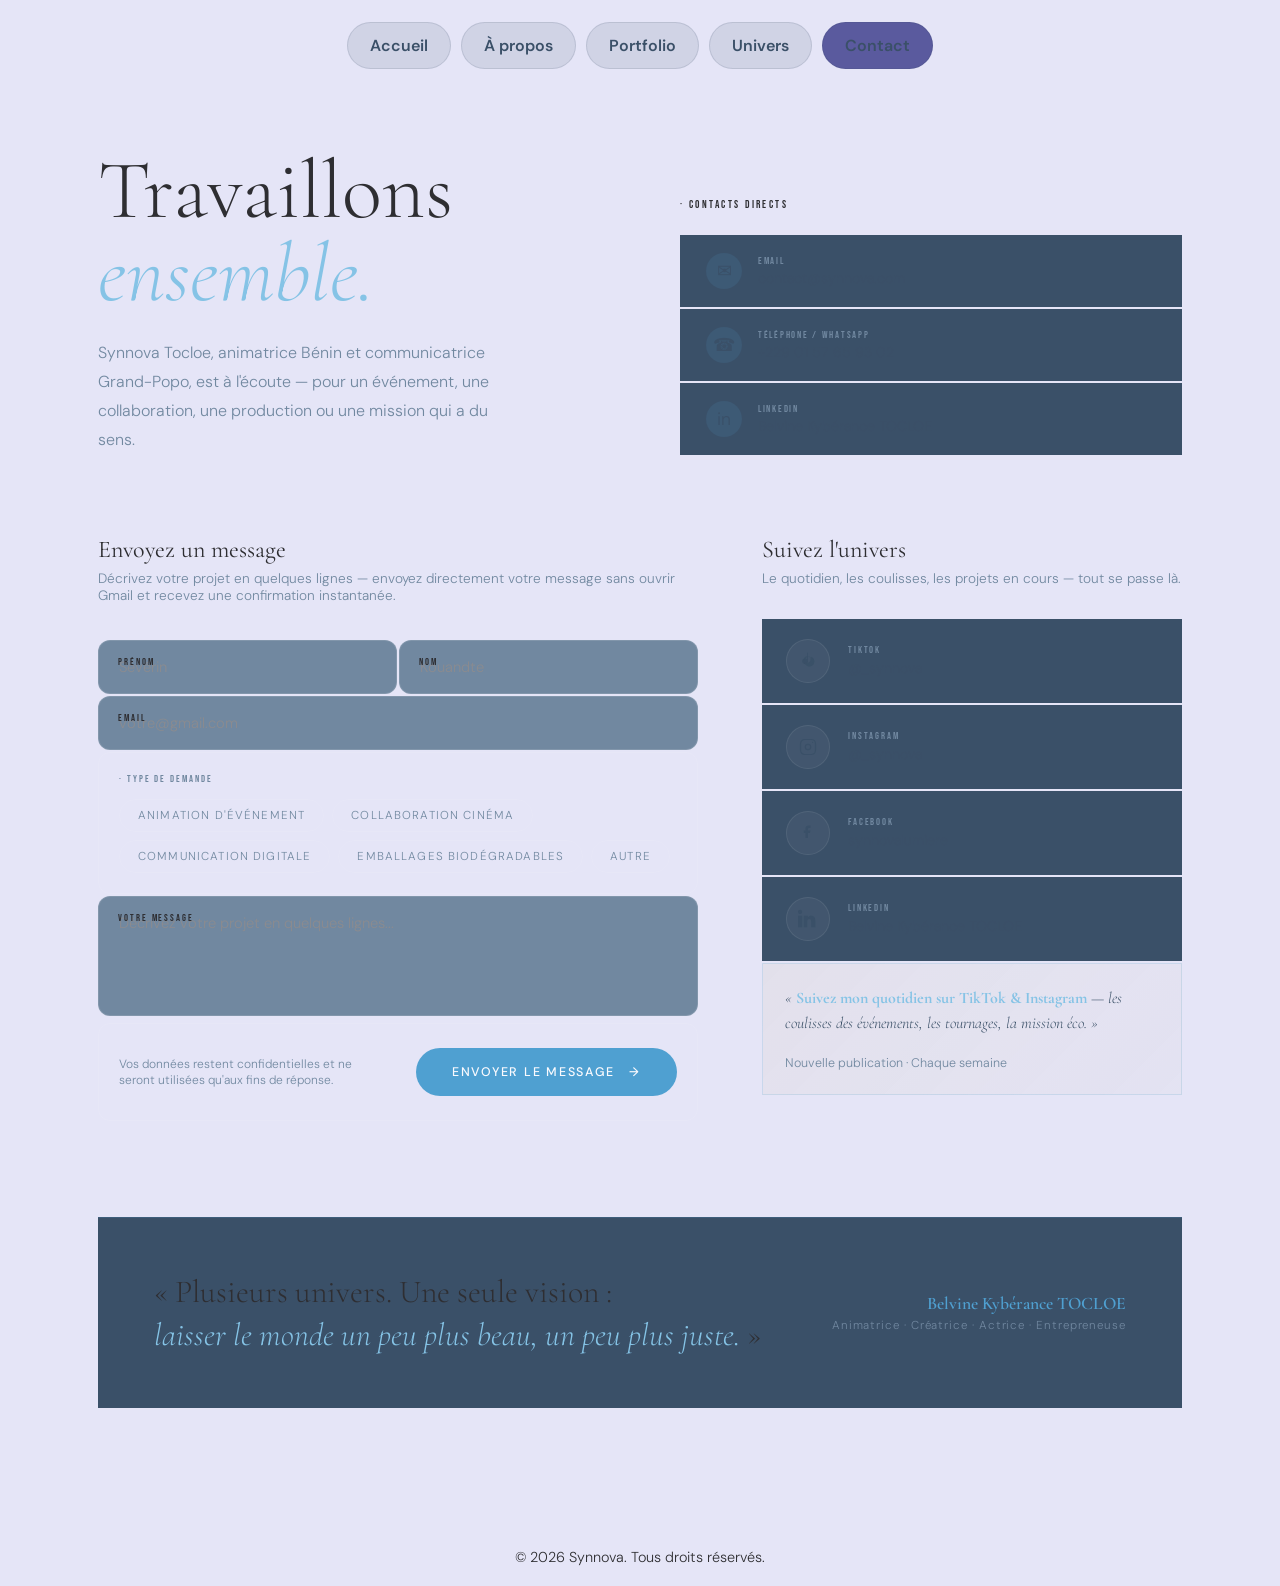
<file: contact.html>
<!DOCTYPE html>
<html lang="fr">
<head>
  <meta charset="UTF-8" />
  <meta name="viewport" content="width=device-width, initial-scale=1.0" />
  <meta name="robots" content="index, follow" />
  <meta name="description" content="Contactez Synnova Tocloe, collaboration" />
  <link rel="canonical" href="https://synnovatocloe.netlify.app/contact.html" />
  <meta property="og:locale" content="fr_FR" />
  <meta property="og:type" content="website" />
  <meta property="og:title" content="Contact - Synnova Tocloe | Animatrice Bénin" />
  <meta property="og:description" content="Contactez Synnova Tocloe, animatrice Bénin et communicatrice Grand-Popo, pour événement, collaboration, production ou projet social. Message reçu sous 48h." />
  <meta property="og:url" content="https://synnovatocloe.netlify.app/contact.html" />
  <meta property="og:image" content="https://synnovatocloe.netlify.app/images/6_black_dilue.jpg" />
  <meta property="og:site_name" content="Synnova" />
  <meta name="twitter:card" content="summary_large_image" />
  <meta name="twitter:title" content="Contact - Synnova Tocloe | Animatrice Bénin" />
  <meta name="twitter:description" content="Contactez Synnova Tocloe, animatrice Bénin et communicatrice Grand-Popo, pour événement, collaboration, production ou projet social. Message reçu sous 48h." />
  <meta name="twitter:image" content="https://synnovatocloe.netlify.app/images/7.jpg" />
  <link rel="stylesheet" href="./styles/contact.css">
  <link rel="preconnect" href="https://fonts.googleapis.com" />
  <link rel="preconnect" href="https://fonts.gstatic.com" crossorigin />
  <link href="https://fonts.googleapis.com/css2?family=Cormorant+Garamond:ital,wght@0,300;0,400;0,600;1,300;1,400;1,600&family=DM+Sans:wght@300;400;500&family=Bebas+Neue&display=swap" rel="stylesheet" />
  <title>Contact - Synnova Tocloe | Animatrice Bénin</title>

</head>
<body class="page-contact">

  <nav class="page-nav" aria-label="Navigation principale">
    <a href="./index.html" class="nav-btn">Accueil</a>
    <a href="./apropos.html" class="nav-btn">À propos</a>
    <a href="./portfolio.html" class="nav-btn">Portfolio</a>
    <a href="./univers.html" class="nav-btn">Univers</a>
    <a href="./contact.html" class="nav-btn contact">Contact</a>
  </nav>

<section class="page">

  <!-- HERO — titre + contacts directs-->
  <div class="hero">
    <div class="hero-left">
      <h1 class="hero-heading">
        <span>Travaillons</span>
        <em>ensemble.</em>
      </h1>
      <p class="hero-sub">Synnova Tocloe, animatrice Bénin et communicatrice Grand-Popo, est à l'écoute — pour un événement, une collaboration, une production ou une mission qui a du sens.</p>
    </div>

    <div class="hero-right">
      <p class="direct-label">· Contacts directs</p>
      <div class="direct-links">

        <a href="mailto:contact@synnova.com" class="direct-link">
          <div class="direct-link-icon">✉</div>
          <div class="direct-link-text">
            <div class="direct-link-label">Email</div>
            <div class="direct-link-value">contact@synnova.com</div>
          </div>
          <span class="direct-link-arrow">→</span>
        </a>

        <a href="https://wa.me/+2290157659302" class="direct-link">
          <div class="direct-link-icon">☎</div>
          <div class="direct-link-text">
            <div class="direct-link-label">Téléphone / WhatsApp</div>
            <div class="direct-link-value">+229 01 57 65 93 02</div>
          </div>
          <span class="direct-link-arrow">→</span>
        </a>

        <a href="https://linkedin.com/in/synnova" target="_blank" rel="noopener" class="direct-link">
          <div class="direct-link-icon">in</div>
          <div class="direct-link-text">
            <div class="direct-link-label">LinkedIn</div>
            <div class="direct-link-value">Belvine Kybérance TOCLOE</div>
          </div>
          <span class="direct-link-arrow">→</span>
        </a>

      </div>
    </div>
  </div>

  <div class="divider"></div>

  <!--FORMULAIRE + RÉSEAUX -->
  <div class="form-section">

    <!-- ── FORMULAIRE ── -->
    <div class="form-wrap">
      <h2 class="form-title">Envoyez un message</h2>
      <p class="form-sub">Décrivez votre projet en quelques lignes — envoyez directement votre message sans ouvrir Gmail et recevez une confirmation instantanée.</p>

      <form id="contactForm" novalidate>

        <div class="form-grid">

        <div class="field">
          <label>Prénom</label>
          <input type="text" id="prenom" autocomplete="given-name" placeholder="Sévérin"/>
        </div>

        <div class="field">
          <label>Nom</label>
          <input type="text" id="nom" autocomplete="family-name" placeholder="Kouandte" />
        </div>

        <div class="field full">
          <label>Email</label>
          <input type="email" id="email" autocomplete="email" placeholder="votre@gmail.com" />
        </div>

        <!-- Type de demande — pills -->
        <div class="type-field">
          <div class="type-label">· Type de demande</div>
          <div class="type-pills">
            <span class="pill" data-val="event">Animation d'événement</span>
            <span class="pill" data-val="cinema">Collaboration cinéma</span>
            <span class="pill" data-val="com">Communication digitale</span>
            <span class="pill" data-val="eco">Emballages biodégradables</span>
            <span class="pill" data-val="autre">Autre</span>
          </div>
        </div>

        <div class="field full">
          <label>Votre message</label>
          <textarea id="message" placeholder="Décrivez votre projet en quelques lignes..."></textarea>
        </div>

      </div>

      <div class="form-footer">
        <p class="form-note">Vos données restent confidentielles et ne seront utilisées qu'aux fins de réponse.</p>
        <button type="submit" class="submit-btn" id="submitBtn">
          <span>Envoyer le message</span>
          <span class="arrow">→</span>
        </button>
      </div>

      <div class="success-msg" id="successMsg" role="status" aria-live="polite">
        ✓ &nbsp;Message reçu — Je vous répondrai sous 48h max. Merci !
      </div>
      </form>
    </div>

    <!-- ── RÉSEAUX SOCIAUX ── -->
    <div class="social-wrap">
      <h2 class="social-title">Suivez l'univers</h2>
      <p class="social-sub">Le quotidien, les coulisses, les projets en cours — tout se passe là.</p>

      <div class="social-cards">

        <a href="https://tiktok.com/@_synnova" target="_blank" rel="noopener"
           class="social-card" data-s="tiktok">
          <div class="social-icon" aria-hidden="false">
            <svg width="20" height="20" viewBox="0 0 24 24" fill="currentColor" role="img" aria-label="TikTok">
              <path d="M12 2v10.5a3.5 3.5 0 1 1-1-2.62V2h1z" />
              <path d="M17 7.5a4 4 0 0 1-2-0.5v3.5a4 4 0 1 1-1-2.9V6.5a6 6 0 1 0 3 1z" opacity="0.9"/>
            </svg>
          </div>
          <div class="social-info">
            <div class="social-name">TikTok</div>
            <div class="social-handle">@_synnova</div>
          </div>
          <span class="social-follow">Suivre →</span>
        </a>

        <a href="https://instagram.com/_synnova" target="_blank" rel="noopener"
           class="social-card" data-s="instagram">
          <div class="social-icon" aria-hidden="false">
            <svg width="20" height="20" viewBox="0 0 24 24" fill="none" role="img" aria-label="Instagram">
              <rect x="3" y="3" width="18" height="18" rx="5" stroke="currentColor" stroke-width="1.4" fill="none" />
              <circle cx="12" cy="12" r="3.2" stroke="currentColor" stroke-width="1.4" fill="none" />
              <circle cx="17.5" cy="6.5" r="0.7" fill="currentColor" />
            </svg>
          </div>
          <div class="social-info">
            <div class="social-name">Instagram</div>
            <div class="social-handle">@_synnova</div>
          </div>
          <span class="social-follow">Suivre →</span>
        </a>

        <a href="https://facebook.com/synnovalumiere" target="_blank" rel="noopener"
           class="social-card" data-s="facebook">
          <div class="social-icon" aria-hidden="false">
            <svg width="20" height="20" viewBox="0 0 24 24" fill="currentColor" role="img" aria-label="Facebook">
              <path d="M15 3h-2a4 4 0 0 0-4 4v2H7v3h2v6h3v-6h2.3l.7-3H12V7a1 1 0 0 1 1-1h2V3z" />
            </svg>
          </div>
          <div class="social-info">
            <div class="social-name">Facebook</div>
            <div class="social-handle">synnovalumiere</div>
          </div>
          <span class="social-follow">Suivre →</span>
        </a>

        <a href="https://linkedin.com/in/synnova" target="_blank" rel="noopener"
           class="social-card" data-s="linkedin">
          <div class="social-icon" aria-hidden="false">
            <svg width="20" height="20" viewBox="0 0 24 24" fill="currentColor" role="img" aria-label="LinkedIn">
              <path d="M4.98 3.5C4.98 4.88 3.88 6 2.5 6S0 4.88 0 3.5 1.12 1 2.5 1 4.98 2.12 4.98 3.5zM0 8h5v14H0zM7 8h4.8v2h.1c.7-1.3 2.4-2 3.9-2 4.2 0 5 2.8 5 6.5V22h-5v-6.5c0-1.6-.1-3.6-2.2-3.6-2.2 0-2.6 1.7-2.6 3.5V22H7z" />
            </svg>
          </div>
          <div class="social-info">
            <div class="social-name">LinkedIn</div>
            <div class="social-handle">Belvine Kybérance TOCLOE</div>
          </div>
          <span class="social-follow">Se connecter →</span>
        </a>

      </div>

      <div class="follow-strip">
        <p>« <strong>Suivez mon quotidien sur TikTok & Instagram</strong> — les coulisses des événements, les tournages, la mission éco. »</p>
        <span class="sub">Nouvelle publication · Chaque semaine</span>
      </div>

    </div>
  </div>

  <!-- ── PHRASE FINALE ── -->
  <div class="bottom-band">
    <div class="bottom-quote">
      « Plusieurs univers. Une seule vision :<br>
      <em>laisser le monde un peu plus beau, un peu plus juste.</em> »
    </div>
    <div class="bottom-sig">
      <div class="name">Belvine Kybérance TOCLOE</div>
      <div class="tagline">Animatrice · Créatrice · Actrice · Entrepreneuse</div>
    </div>
  </div>

</section>
<footer>
  <p>&copy; 2026 Synnova. Tous droits réservés.</p>
</footer>
<script src="./scripts/contact.js"></script>
</body>
</html>
</file>
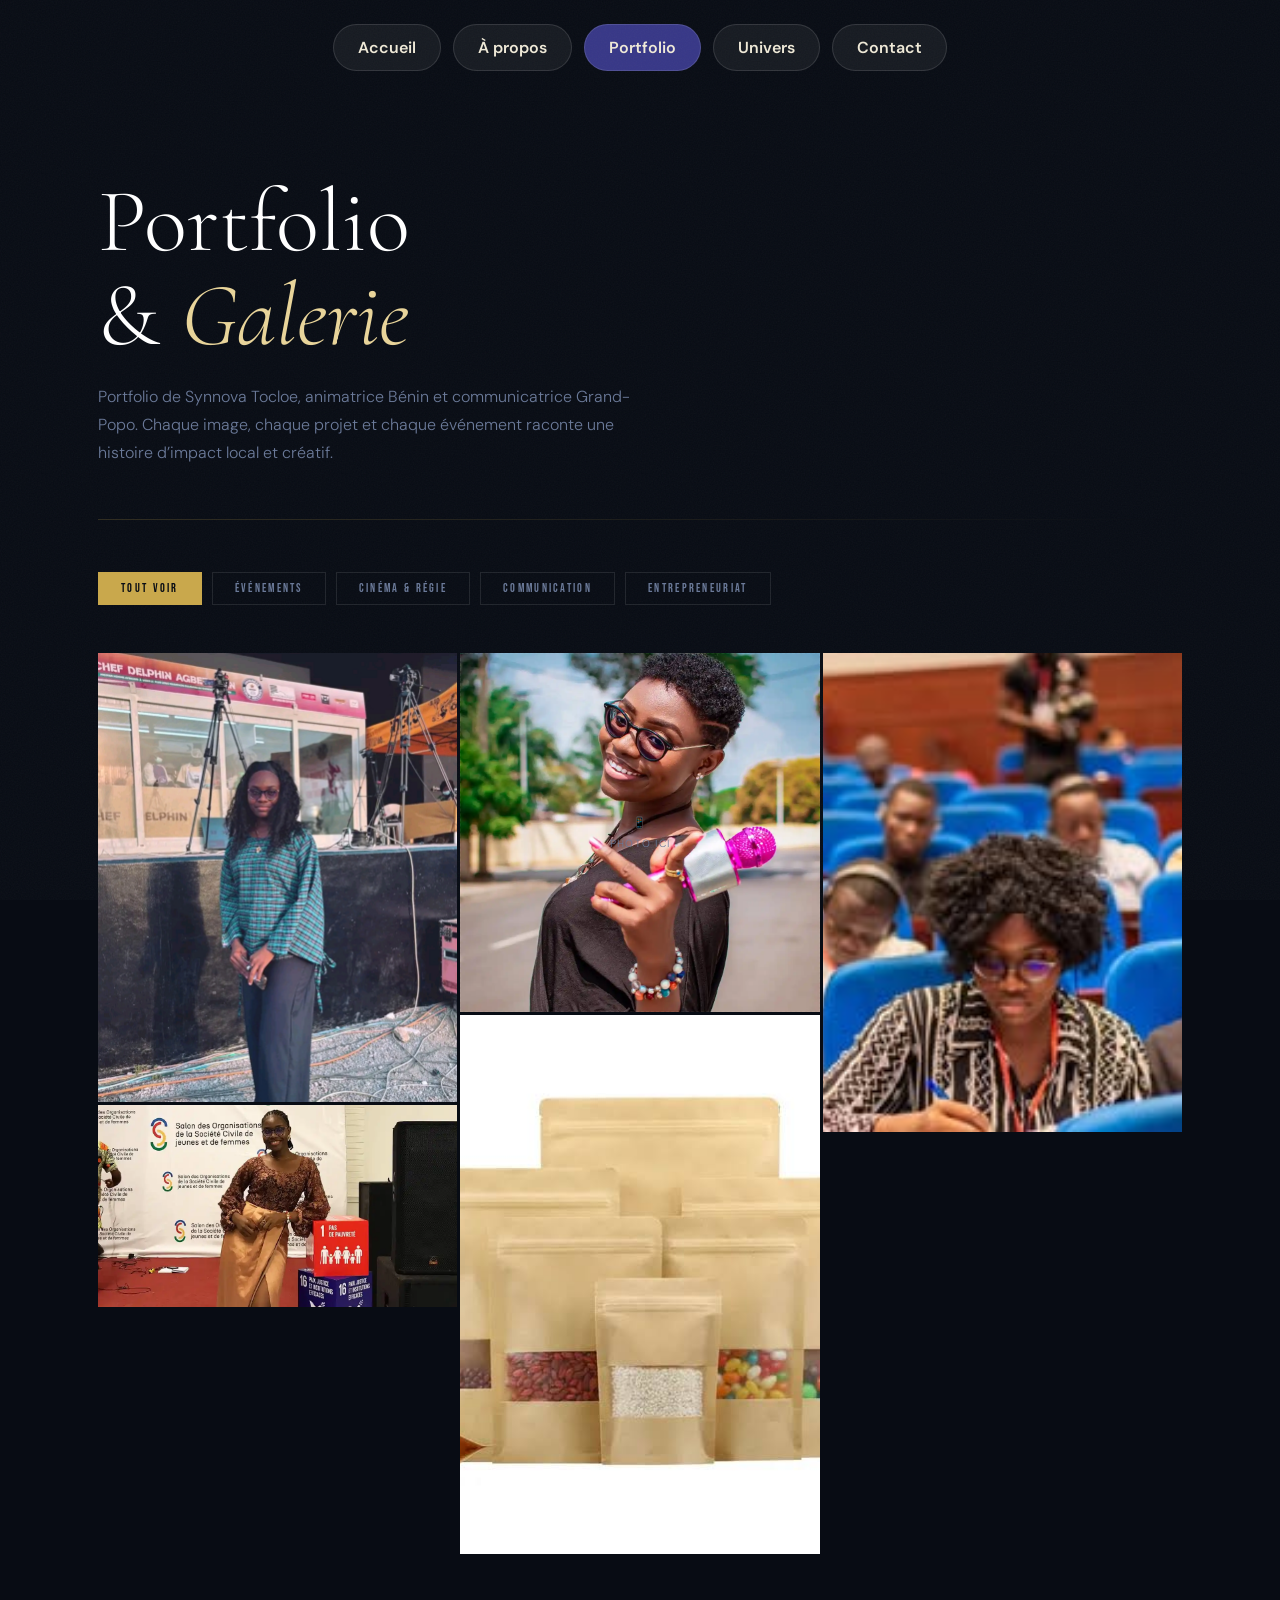
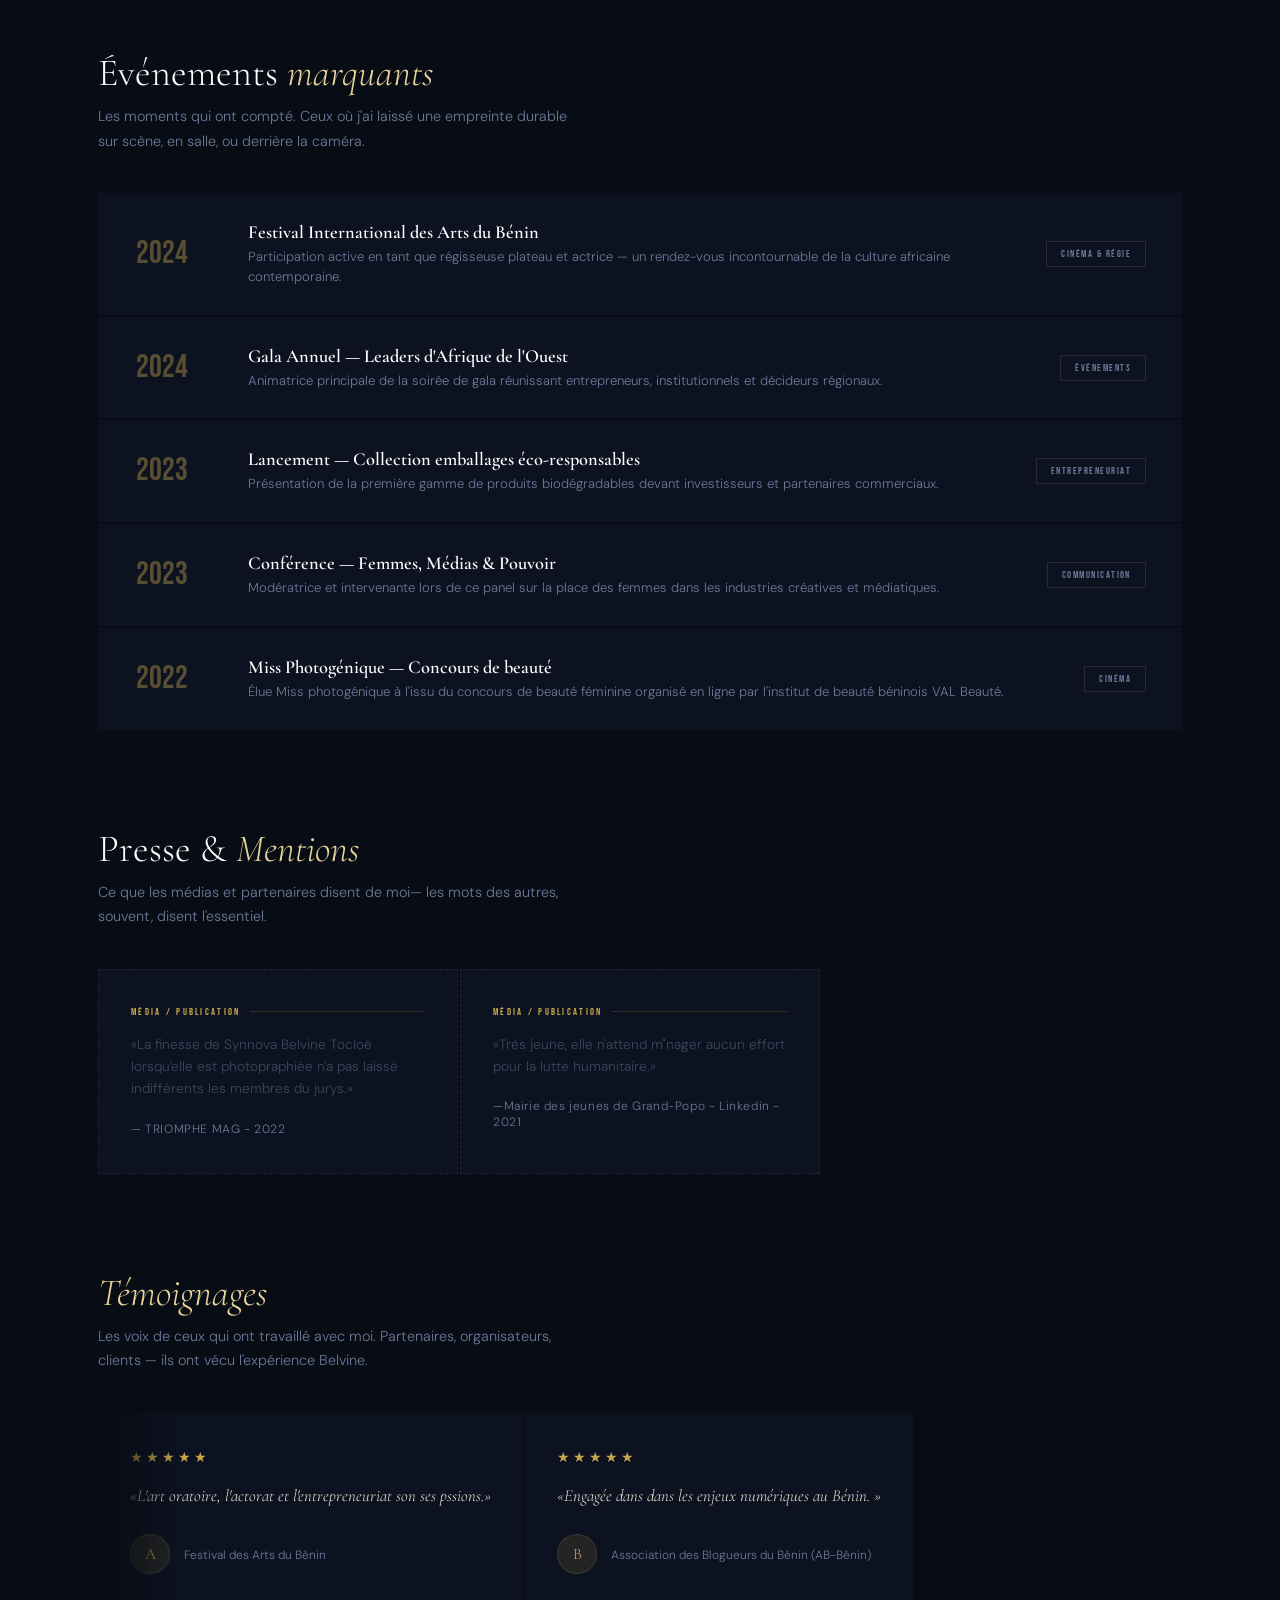
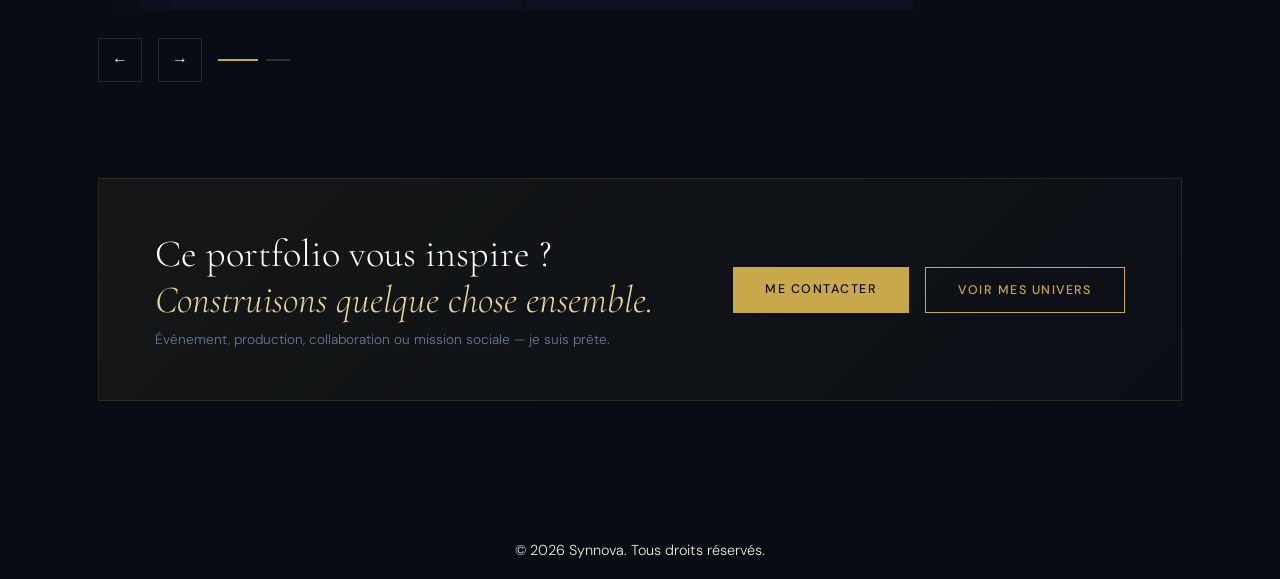
<file: portfolio.html>
<!DOCTYPE html>
<html lang="fr">
<head>
  <meta charset="UTF-8" />
  <meta name="viewport" content="width=device-width, initial-scale=1.0" />
  <meta name="robots" content="index, follow" />
  <meta name="description" content="Portfolio de Synnova Tocloe, animatrice Bénin et communicatrice Grand-Popo : événements, cinéma, communication et initiatives éco." />
  <link rel="canonical" href="https://synnovatocloe.netlify.app/portfolio.html" />
  <meta property="og:locale" content="fr_FR" />
  <meta property="og:type" content="website" />
  <meta property="og:title" content="Portfolio Synnova Tocloe, Animatrice Bénin" />
  <meta property="og:description" content="Portfolio de Synnova Tocloe, animatrice Bénin et communicatrice Grand-Popo : événements, cinéma, communication et initiatives éco." />
  <meta property="og:url" content="https://synnovatocloe.netlify.app/portfolio.html" />
  <meta property="og:image" content="https://synnovatocloe.netlify.app/images/6.jpg" />
  <meta property="og:site_name" content="Synnova" />
  <meta name="twitter:card" content="summary_large_image" />
  <meta name="twitter:title" content="Portfolio Synnova Tocloe, Animatrice Bénin" />
  <meta name="twitter:description" content="Portfolio de Synnova Tocloe, animatrice Bénin et communicatrice Grand-Popo : événements, cinéma, communication et initiatives éco." />
  <meta name="twitter:image" content="https://synnovatocloe.netlify.app/images/6.jpg" />
  <link rel="stylesheet" href="./styles/portfolio.css" />
  <link rel="preconnect" href="https://fonts.googleapis.com" />
  <link rel="preconnect" href="https://fonts.gstatic.com" crossorigin />
  <link href="https://fonts.googleapis.com/css2?family=Cormorant+Garamond:ital,wght@0,300;0,400;0,600;1,300;1,400&family=DM+Sans:wght@300;400;500&family=Bebas+Neue&display=swap" rel="stylesheet" />
  <title>Portfolio - Synnova</title>

</head>
<body class="page-portfolio">
    <nav class="page-nav" aria-label="Navigation principale">
        <a href="./index.html" class="nav-btn">Accueil</a>
        <a href="./apropos.html" class="nav-btn">À propos</a>
        <a href="./portfolio.html" class="nav-btn portfolio">Portfolio</a>
        <a href="./univers.html" class="nav-btn">Univers</a>
        <a href="./contact.html" class="nav-btn">Contact</a>
    </nav>
    <section class="page">
 
  <!-- ── HÉRO ── -->
  <h1 class="hero-heading">Portfolio<br>&amp; <em>Galerie</em></h1>
  <p class="hero-sub">Portfolio de Synnova Tocloe, animatrice Bénin et communicatrice Grand-Popo. Chaque image, chaque projet et chaque événement raconte une histoire d’impact local et créatif.</p>

  <div class="divider"></div>
 
  <!--GALERIE FILTRABLE -->
 
  <!-- FILTRES -->
  <div class="filter-bar">
    <button class="filter-btn active" data-cat="all"><span>Tout voir</span></button>
    <button class="filter-btn" data-cat="events"><span>Événements</span></button>
    <button class="filter-btn" data-cat="cinema"><span>Cinéma & Régie</span></button>
    <button class="filter-btn" data-cat="com"><span>Communication</span></button>
    <button class="filter-btn" data-cat="eco"><span>Entrepreneuriat</span></button>
  </div>
 
  <!-- MASONRY -->
  <div class="masonry" id="masonry">
 
    <!-- Événements -->
    <div class="masonry-item" data-cat="events">
      
      <img src="./images/1778929318923.jpg" onload="this.classList.add('loaded')" alt="Synnova-évènements">
      <div class="overlay"><div class="overlay-inner">
        <div class="overlay-cat">Événements</div>
        <div class="overlay-title">Marathon culinaire de la Chef Keith Sonon</div>
      </div></div>
    </div>
 
    <div class="masonry-item wide" data-cat="cinema">
      
      <img src="./images/cinema.webp" onload="this.classList.add('loaded')" alt="Synnova-cinéma">
      <div class="overlay"><div class="overlay-inner">
        <div class="overlay-cat">Cinéma & Régie</div>
        <div class="overlay-title">Salon des Organisations de la Société Civile des jeunes et de femmes du Bénin</div>
      </div></div>
    </div>
 
    <div class="masonry-item" data-cat="com">
      <div class="placeholder"><span class="placeholder-icon">📱</span><span>Photo ici</span></div>
      <img src="images/formation.webp" onload="this.classList.add('loaded')" alt="Synnova-communication">
      <div class="overlay"><div class="overlay-inner">
        <div class="overlay-cat">Communication</div>
        <div class="overlay-title">Campagne digitale — Lancement de marque</div>
      </div></div>
    </div>
 
    <div class="masonry-item tall" data-cat="eco">
     
      <img src="./images/images.jpeg" onload="this.classList.add('loaded')" alt="Synnova-évènements">
      <div class="overlay"><div class="overlay-inner">
        <div class="overlay-cat">Entrepreneuriat</div>
        <div class="overlay-title">Gamme emballages biodégradables</div>
      </div></div>
    </div>
 
    <div class="masonry-item" data-cat="events">
      
      <img src="./images/11.jpg" onload="this.classList.add('loaded')" alt="Synnova-évènement">
      <div class="overlay"><div class="overlay-inner">
        <div class="overlay-cat">Événements</div>
        <div class="overlay-title">Conférence — Panel Femmes & Leadership</div>
      </div></div>
    </div>
 
  </div><!-- /masonry -->
 
 
  <!-- ÉVÉNEMENTS MARQUANTS -->
  <div class="events-section">
    <h2 class="section-title">Événements <em>marquants</em></h2>
    <p class="section-sub">Les moments qui ont compté. Ceux où j'ai laissé une empreinte durable sur scène, en salle, ou derrière la caméra.</p>

    <div class="events-list">
 
      <div class="event-row" data-delay="0">
        <div class="event-year">2024</div>
        <div class="event-info">
          <div class="event-name">Festival International des Arts du Bénin</div>
          <div class="event-desc">Participation active en tant que régisseuse plateau et actrice — un rendez-vous incontournable de la culture africaine contemporaine.</div>
        </div>
        <div class="event-tag">Cinéma & Régie</div>
      </div>
 
      <div class="event-row" data-delay="80">
        <div class="event-year">2024</div>
        <div class="event-info">
          <div class="event-name">Gala Annuel — Leaders d'Afrique de l'Ouest</div>
          <div class="event-desc">Animatrice principale de la soirée de gala réunissant entrepreneurs, institutionnels et décideurs régionaux.</div>
        </div>
        <div class="event-tag">Événements</div>
      </div>
 
      <div class="event-row" data-delay="160">
        <div class="event-year">2023</div>
        <div class="event-info">
          <div class="event-name">Lancement — Collection emballages éco-responsables</div>
          <div class="event-desc">Présentation de la première gamme de produits biodégradables devant investisseurs et partenaires commerciaux.</div>
        </div>
        <div class="event-tag">Entrepreneuriat</div>
      </div>
 
      <div class="event-row" data-delay="240">
        <div class="event-year">2023</div>
        <div class="event-info">
          <div class="event-name">Conférence — Femmes, Médias & Pouvoir</div>
          <div class="event-desc">Modératrice et intervenante lors de ce panel sur la place des femmes dans les industries créatives et médiatiques.</div>
        </div>
        <div class="event-tag">Communication</div>
      </div>
 
      <div class="event-row" data-delay="320">
        <div class="event-year">2022</div>
        <div class="event-info">
          <div class="event-name">Miss Photogénique — Concours de beauté</div>
          <div class="event-desc">Élue Miss photogénique à l'issu du concours de beauté féminine organisé en ligne par l'institut de beauté béninois VAL Beauté.</div>
        </div>
        <div class="event-tag">Cinéma</div>
      </div>
 
    </div>
  </div>
 
 
  <!-- PRESSE & MENTIONS -->
  <div class="presse-section">
    <h2 class="section-title">Presse &amp; <em>Mentions</em></h2>
    <p class="section-sub">Ce que les médias et partenaires disent de moi— les mots des autres, souvent, disent l'essentiel.</p>

    <div class="presse-grid">
 
      <!-- Carte 1 -->
      <div class="presse-card presse-placeholder" data-delay="0">
        <div class="presse-source">Média / Publication</div>
        <div class="presse-quote">«La finesse de Synnova Belvine Tocloé lorsqu'elle est photopraphiée n'a pas laissé indifférents les membres du jurys.»</div>
        <div class="presse-meta">— TRIOMPHE MAG - 2022</div>
      </div>
 
      <!-- Carte 2 -->
      <div class="presse-card presse-placeholder" data-delay="100">
        <div class="presse-source">Média / Publication</div>
        <div class="presse-quote">«Très jeune, elle n'attend m"nager aucun effort pour la lutte humanitaire.»</div>
        <div class="presse-meta">—Mairie des jeunes de Grand-Popo - Linkedin - 2021</div>
      </div>
 
    </div>
  </div>
 
 
  <!--TÉMOIGNAGES-->
  <div class="temoignages-section">
    <h2 class="section-title"><em>Témoignages</em></h2>
    <p class="section-sub">Les voix de ceux qui ont travaillé avec moi. Partenaires, organisateurs, clients — ils ont vécu l'expérience Belvine.</p>
 
    <div class="temoignages-track-wrap">
      <div class="temoignages-track" id="track">
 
        <div class="temoignage-card">
          <div class="temoignage-stars">★★★★★</div>
          <div class="temoignage-text">«L'art oratoire, l'actorat et l'entrepreneuriat son ses pssions.»</div>
          <div class="temoignage-author">
            <div class="author-avatar">A</div>
            <div>
              <div class="author-role">Festival des Arts du Bénin</div>
            </div>
          </div>
        </div>
 
        <div class="temoignage-card">
          <div class="temoignage-stars">★★★★★</div>
          <div class="temoignage-text">«Engagée dans dans les enjeux numériques au Bénin. »</div>
          <div class="temoignage-author">
            <div class="author-avatar">B</div>
            <div>
              <div class="author-role">Association des Blogueurs du Bénin (AB-Bénin)</div>
            </div>
          </div>
        </div>
 
      </div><!-- /track -->
    </div>
 
    <div class="carousel-controls">
      <button class="carousel-btn" id="prev">&#8592;</button>
      <button class="carousel-btn" id="next">&#8594;</button>
      <div class="carousel-dots" id="dots"></div>
    </div>
  </div>
 
 
  <!-- ── CTA ── -->
  <div class="cta-band" id="contact">
    <div class="cta-band-text">
      <h3>Ce portfolio vous inspire ?<br><em>Construisons quelque chose ensemble.</em></h3>
      <p>Événement, production, collaboration ou mission sociale — je suis prête.</p>
    </div>
    <div class="cta-buttons">
      <a href="./contact.html" class="btn btn-primary">Me contacter</a>
      <a href="./univers.html" class="btn btn-outline">Voir mes univers</a>
    </div>
  </div>
 
</section>

<footer>
  <p>&copy; 2026 Synnova. Tous droits réservés.</p>
</footer>

<script src="./scripts/portfolio.js"></script>
</body>
</html>
</file>
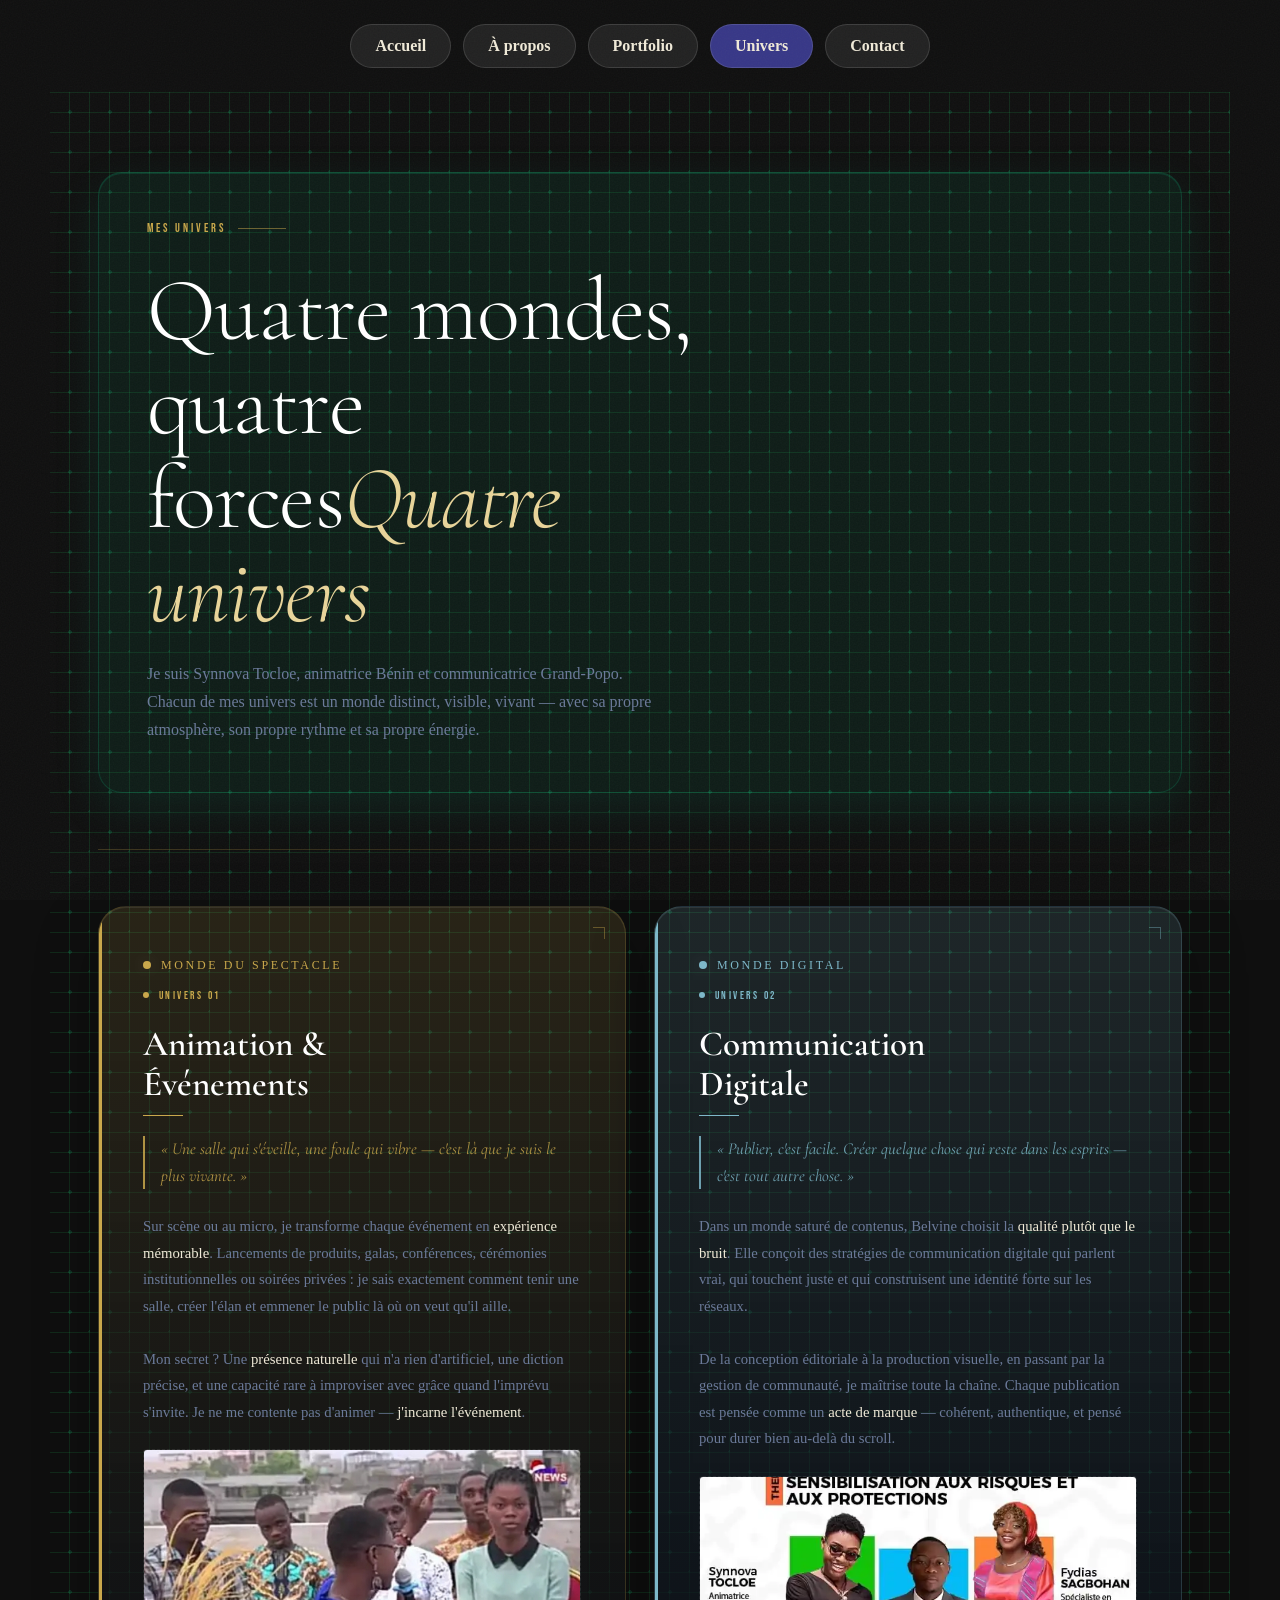
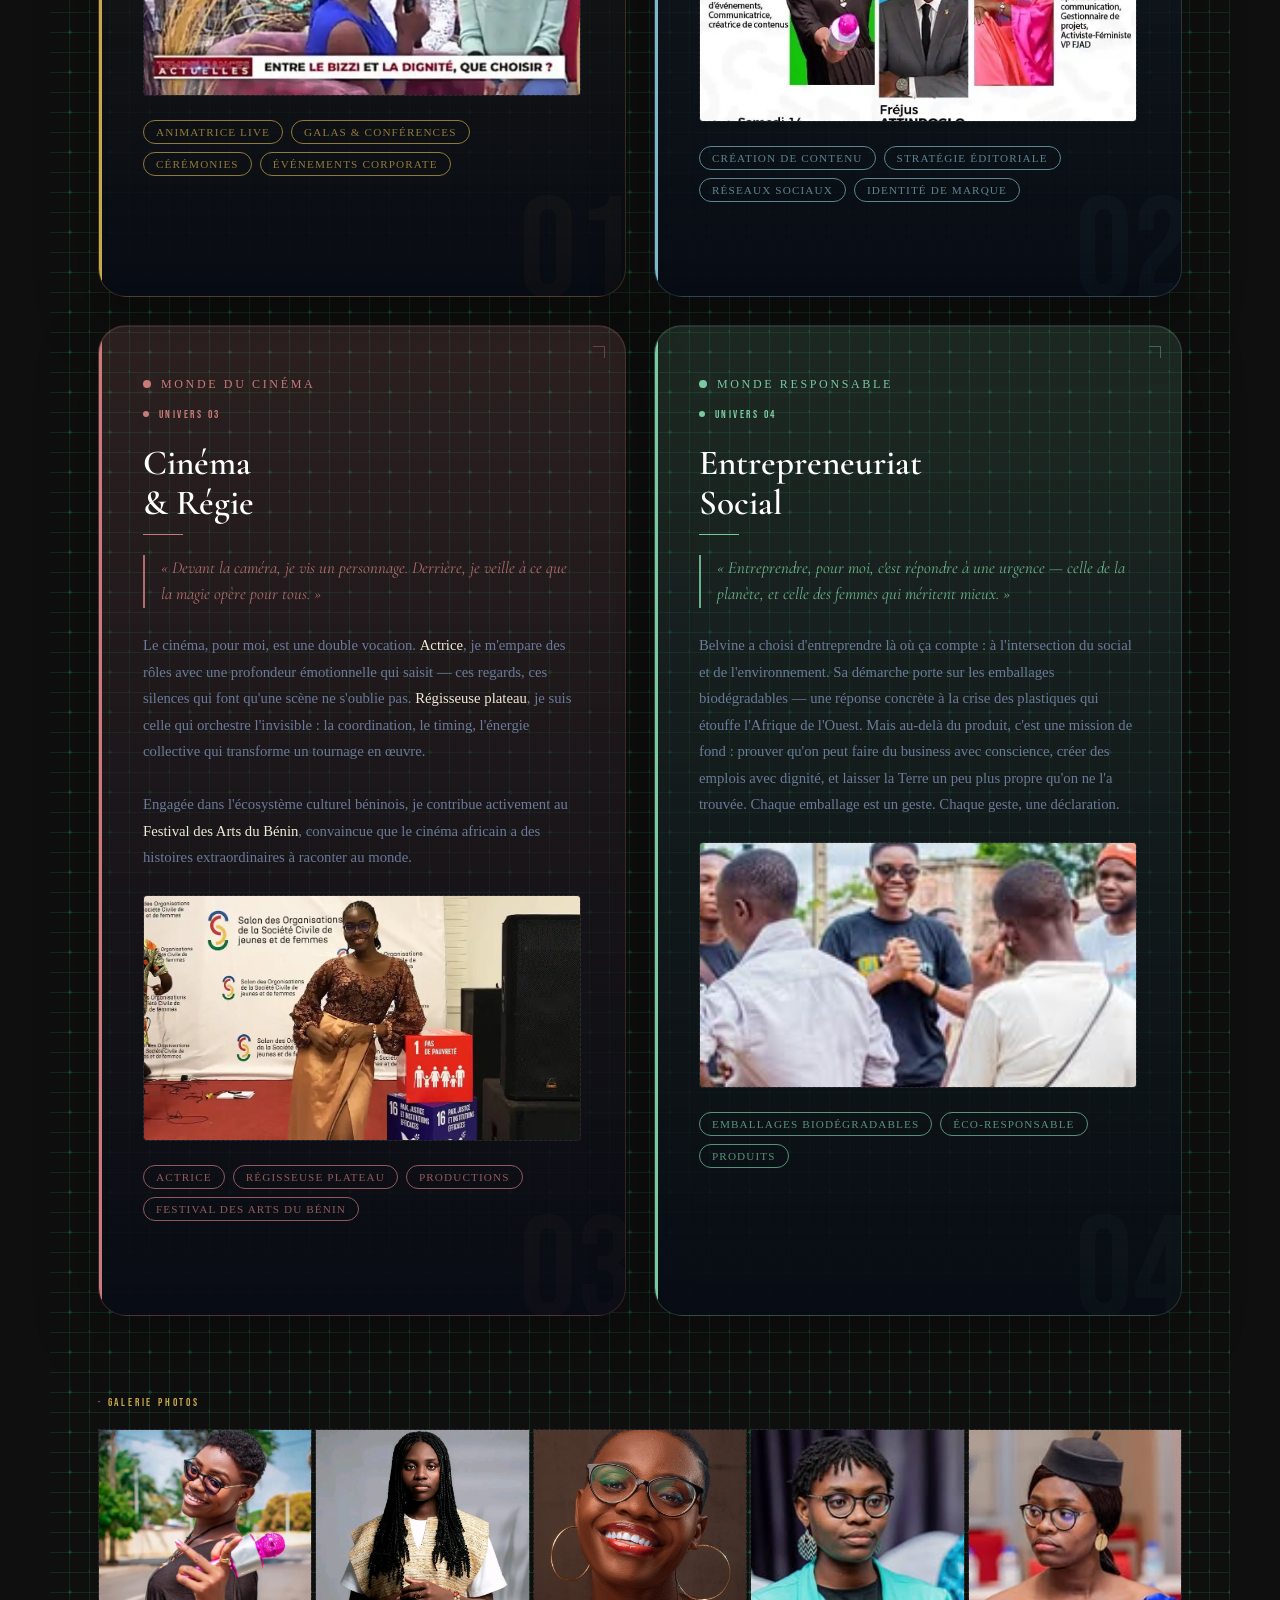
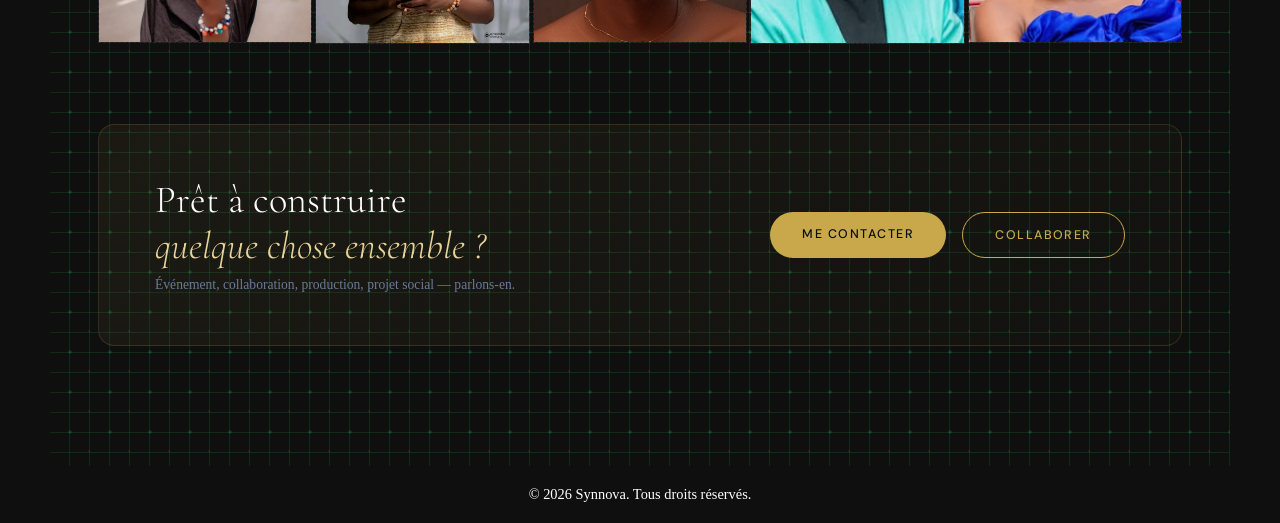
<file: univers.html>
<!DOCTYPE html>
<html lang="fr">
<head>
  <meta charset="UTF-8" />
  <meta name="viewport" content="width=device-width, initial-scale=1.0" />
  <meta name="robots" content="index, follow" />
  <meta name="description" content="Synnova Tocloe communication digitale" />
  <link rel="canonical" href="https://synnovatocloe.netlify.app/univers.html" />
  <meta property="og:locale" content="fr_FR" />
  <meta property="og:type" content="website" />
  <meta property="og:title" content="Univers de Synnova Tocloe | Animatrice Bénin" />
  <meta property="og:description" content="univers de Synnova Tocloe, communication digitale" />
  <meta property="og:url" content="https://synnovatocloe.netlify.app/univers.html" />
  <meta property="og:image" content="https://synnovatocloe.netlify.app/images/6.jpg" />
  <meta property="og:site_name" content="Synnova" />
  <meta name="twitter:card" content="summary_large_image" />
  <meta name="twitter:title" content="Univers de Synnova Tocloe | Animatrice Bénin" />
  <meta name="twitter:description" content="univers de Synnova Tocloe, communication digitale" />
  <meta name="twitter:image" content="https://synnovatocloe.netlify.app/images/6.jpg" />
  <title>Synnova Tocloe,  Univers</title>
  <link rel="stylesheet" href="./styles/univers.css" />
  <link rel="preconnect" href="https://fonts.googleapis.com" />
  <link rel="preconnect" href="https://fonts.gstatic.com" crossorigin />
  <link href="https://fonts.googleapis.com/css2?family=Cormorant+Garamond:ital,wght@0,300;0,400;0,600;1,300;1,400&family=DM+Sans:wght@300;400;500&family=Bebas+Neue&display=swap" rel="stylesheet" />

</head>
<body class="page-univers">

  <nav class="page-nav" aria-label="Navigation principale">
    <a href="./index.html" class="nav-btn">Accueil</a>
    <a href="./apropos.html" class="nav-btn">À propos</a>
    <a href="./portfolio.html" class="nav-btn">Portfolio</a>
    <a href="./univers.html" class="nav-btn univers">Univers</a>
    <a href="./contact.html" class="nav-btn">Contact</a>
  </nav>

<section class="page">

  <header class="page-intro" id="style">
    <div class="intro-copy">
      <p class="page-tag">Mes univers</p>
      <h1 class="hero-heading">Quatre mondes, quatre forces<em>Quatre univers</em></h1>
      <p class="hero-sub">Je suis Synnova Tocloe, animatrice Bénin et communicatrice Grand-Popo. Chacun de mes univers est un monde distinct, visible, vivant — avec sa propre atmosphère, son propre rythme et sa propre énergie.</p>
    </div>
  </header>

  <div class="divider"></div>

  <!-- ── GRID 4 UNIVERS ── -->
  <div class="univers-grid">

    <!-- UNIVERS 1 -->
    <div class="card card--event" style="--accent: var(--u1);" data-delay="0">
      <div class="card-bg-number">01</div>
      <div class="card-world">Monde du spectacle</div>
      <div class="card-index"><span class="card-index-dot"></span>Univers 01</div>
      <h2 class="card-title">Animation &amp;<br>Événements</h2>
      <div class="card-line"></div>

      <p class="card-quote">« Une salle qui s'éveille, une foule qui vibre — c'est là que je suis le plus vivante. »</p>

      <p class="card-desc">
        Sur scène ou au micro, je transforme chaque événement en <strong>expérience mémorable</strong>. Lancements de produits, galas, conférences, cérémonies institutionnelles ou soirées privées : je sais exactement comment tenir une salle, créer l'élan et emmener le public là où on veut qu'il aille.<br><br>
        Mon secret ? Une <strong>présence naturelle</strong> qui n'a rien d'artificiel, une diction précise, et une capacité rare à improviser avec grâce quand l'imprévu s'invite. Je ne me contente pas d'animer — <strong>j'incarne l'événement</strong>.
      </p>

      <!-- PHOTO -->
      <div class="card-photo">
        <img src="./images/Screenshot_20260515-194930.jpg" alt="Animation & Événements" onload="this.classList.add('loaded')" />
      </div>

      <div class="card-tags">
        <span class="card-tag">Animatrice live</span>
        <span class="card-tag">Galas & Conférences</span>
        <span class="card-tag">Cérémonies</span>
        <span class="card-tag">Événements corporate</span>
      </div>

      <a href="#contact" class="card-cta">
        Me contacter pour un événement
        <span class="card-cta-arrow"></span>
      </a>
    </div>

    <!-- UNIVERS 2 -->
    <div class="card card--digital" style="--accent: var(--u2);" data-delay="100">
      <div class="card-bg-number">02</div>
      <div class="card-world">Monde digital</div>
      <div class="card-index"><span class="card-index-dot"></span>Univers 02</div>
      <h2 class="card-title">Communication<br>Digitale</h2>
      <div class="card-line"></div>

      <p class="card-quote">« Publier, c'est facile. Créer quelque chose qui reste dans les esprits — c'est tout autre chose. »</p>

      <p class="card-desc">
        Dans un monde saturé de contenus, Belvine choisit la <strong>qualité plutôt que le bruit</strong>. Elle conçoit des stratégies de communication digitale qui parlent vrai, qui touchent juste et qui construisent une identité forte sur les réseaux.<br><br>
        De la conception éditoriale à la production visuelle, en passant par la gestion de communauté, je maîtrise toute la chaîne. Chaque publication est pensée comme un <strong>acte de marque</strong> — cohérent, authentique, et pensé pour durer bien au-delà du scroll.
      </p>

      <div class="card-photo">
        <img src="./images/Screenshot_20260515-130023.webp" alt="Communication Digitale" onload="this.classList.add('loaded')" />
      </div>

      <div class="card-tags">
        <span class="card-tag">Création de contenu</span>
        <span class="card-tag">Stratégie éditoriale</span>
        <span class="card-tag">Réseaux sociaux</span>
        <span class="card-tag">Identité de marque</span>
      </div>

      <a href="#contact" class="card-cta">
        Collaborer
        <span class="card-cta-arrow"></span>
      </a>
    </div>

    <!-- UNIVERS 3 -->
    <div class="card card--cinema" style="--accent: var(--u3);" data-delay="200">
      <div class="card-bg-number">03</div>
      <div class="card-world">Monde du cinéma</div>
      <div class="card-index"><span class="card-index-dot"></span>Univers 03</div>
      <h2 class="card-title">Cinéma<br>&amp; Régie</h2>
      <div class="card-line"></div>

      <p class="card-quote">« Devant la caméra, je vis un personnage. Derrière, je veille à ce que la magie opère pour tous. »</p>

      <p class="card-desc">
        Le cinéma, pour moi, est une double vocation. <strong>Actrice</strong>, je m'empare des rôles avec une profondeur émotionnelle qui saisit — ces regards, ces silences qui font qu'une scène ne s'oublie pas. <strong>Régisseuse plateau</strong>, je suis celle qui orchestre l'invisible : la coordination, le timing, l'énergie collective qui transforme un tournage en œuvre.<br><br>
        Engagée dans l'écosystème culturel béninois, je contribue activement au <strong>Festival des Arts du Bénin</strong>, convaincue que le cinéma africain a des histoires extraordinaires à raconter au monde.
      </p>

      <div class="card-photo">
        <img src="./images/cinema.webp" alt="Cinéma & Régie" onload="this.classList.add('loaded')" />
      </div>

      <div class="card-tags">
        <span class="card-tag">Actrice</span>
        <span class="card-tag">Régisseuse plateau</span>
        <span class="card-tag">Productions</span>
        <span class="card-tag">Festival des Arts du Bénin</span>
      </div>

      <a href="#contact" class="card-cta">
        Voir les productions
        <span class="card-cta-arrow"></span>
      </a>
    </div>

    <!-- UNIVERS 4 -->
    <div class="card card--social" style="--accent: var(--u4);" data-delay="300">
      <div class="card-bg-number">04</div>
      <div class="card-world">Monde responsable</div>
      <div class="card-index"><span class="card-index-dot"></span>Univers 04</div>
      <h2 class="card-title">Entrepreneuriat<br>Social</h2>
      <div class="card-line"></div>
      
      <p  class="card-quote">« Entreprendre, pour moi, c'est répondre à une urgence — celle de la planète, et celle des femmes qui méritent mieux. »</p>
      <p class="card-desc">
        Belvine a choisi d'entreprendre là où ça compte : à l'intersection du social et de l'environnement. Sa démarche porte sur les emballages biodégradables — une réponse concrète à la crise des plastiques qui étouffe l'Afrique de l'Ouest.
        Mais au-delà du produit, c'est une mission de fond : prouver qu'on peut faire du business avec conscience, créer des emplois avec dignité, et laisser la Terre un peu plus propre qu'on ne l'a trouvée. Chaque emballage est un geste. Chaque geste, une déclaration.
      </p>
      
        <div class="card-photo">
        <img src="./images/syu.jpg" alt="Entrepreneuriat Social" onload="this.classList.add('loaded')"/>
      </div>

      <div class="card-tags">
        <span class="card-tag">Emballages biodégradables</span>
        <span class="card-tag">Éco-responsable</span>
        <span class="card-tag">Produits</span>
      </div>

      <a href="#contact" class="card-cta">
        Découvrir ma mission
        <span class="card-cta-arrow"></span>
      </a>
    </div>

  </div><!-- /univers-grid -->

  <!-- ── GALERIE ── -->
  <div class="galerie-section">
    <p class="galerie-label">· Galerie photos</p>
    <div class="galerie-strip">
      <div class="galerie-item"><div class="galerie-placeholder"></div><img src="./images/formation.webp" onload="this.classList.add('loaded')"></div>
      <div class="galerie-item"><div class="galerie-placeholder"></div><img src="./images/1778773910522.jpg" onload="this.classList.add('loaded')"></div>
      <div class="galerie-item"><div class="galerie-placeholder"></div><img src="images/SYNNOVA1 (1).jpg" onload="this.classList.add('loaded')"></div>
      <div class="galerie-item"><div class="galerie-placeholder"></div><img src="./images/cc.jpg" onload="this.classList.add('loaded')"></div>
      <div class="galerie-item"><div class="galerie-placeholder"></div><img src="./images/125.jpg" onload="this.classList.add('loaded')"></div>
    </div>
  </div>

  <!-- ── CTA BAND ── -->
  <div class="cta-band" id="contact">
    <div class="cta-band-text">
      <h3>Prêt à construire<br><em>quelque chose ensemble ?</em></h3>
      <p>Événement, collaboration, production, projet social — parlons-en.</p>
    </div>
    <div class="cta-buttons">
      <a href="./contact.html" class="btn btn-primary">Me contacter</a>
      <a href="#" class="btn btn-outline">Collaborer</a>
    </div>
  </div>

</section>

<footer>
  <p>&copy; 2026 Synnova. Tous droits réservés.</p>
</footer>

<script src="./scripts/univers.js"></script>

</body>
</html>
</file>
<file: styles/contact.css>
*, *::before, *::after { box-sizing: border-box; margin: 0; padding: 0; }

    :root {
      --bg:        #ffffff;
      --bg2:       #102b44;
      --bg3:       #d9e9f2;
      --gold:      #2a8fc7;
      --gold-pale: #6dbbe1;
      --gold-dim:  rgba(42,143,199,.12);
      --cream:     #102b44;
      --muted:     #54718a;
      --border:    rgba(42,143,199,.18);
      --white:     #bbbbbbbb
      --error:     #d9534f;
      --success:   #2c9a72;
    }

    html { scroll-behavior: smooth; }

    body {
      background-image: radial-gradient(#444cf7 0.5px, #e5e5f7 0.5px);
      background-color: #e5e5f7;
      background-size: 10px 10px;
      color: #000;
      font-family: 'DM Sans', sans-serif;
      font-weight: 300;
      min-height: 100vh;
      overflow-x: hidden;
      opacity: 0.8;
    }

    .page-nav {
      display: flex;
      flex-wrap: wrap;
      justify-content: center;
      gap: 10px;
      margin: 22px auto 0;
      padding: 0 16px;
      max-width: 1180px;
    }
    .nav-btn {
      display: inline-flex;
      align-items: center;
      justify-content: center;
      padding: 12px 22px;
      border-radius: 999px;
      border: 1px solid rgba(16,43,68,.14);
      background: rgba(16,43,68,.12);
      color: var(--bg2);
      text-decoration: none;
      font-weight: 600;
      transition: background .25s ease, transform .2s ease, color .25s ease;
    }

    .contact{
      background-color: rgb(55, 55, 135);
    }
    .nav-btn:hover {
      background: rgba(42,143,199,.14);
      color: var(--bg2);
      transform: translateY(-2px);
    }

    /* ── AMBIENT GLOW ── */
    body::after {
      content: '';
      position: fixed;
      top: -18vh; left: 50%;
      transform: translateX(-50%);
      width: 700px; height: 360px;
      pointer-events: none; z-index: 0;
    }

    /* grain */
    body::before {
      content: '';
      position: fixed; inset: 0; z-index: 0;
      pointer-events: none;
    }

    /* ── LAYOUT ── */
    .page {
      position: relative; z-index: 1;
      max-width: 1180px;
      margin: 0 auto;
      padding: 80px 48px 120px;
    }
    @media (max-width: 720px) { .page { padding: 60px 24px 100px; } }

    /* ── PAGE TAG ── */
    .page-tag {
      font-family: 'Bebas Neue', sans-serif;
      font-size: .75rem; letter-spacing: .25em; color: var(--gold);
      margin-bottom: 28px;
      display: flex; align-items: center; gap: 12px;
      opacity: 0; animation: fadeUp .6s ease forwards;
    }
    .page-tag::after {
      content: ''; height: 1px; width: 48px;
      background: var(--gold); opacity: .5;
    }

    /* ── HERO ── */
    .hero {
      display: grid;
      grid-template-columns: 1fr 1fr;
      gap: 80px;
      align-items: end;
      margin-bottom: 80px;
    }
    @media (max-width: 860px) {
      .hero { grid-template-columns: 1fr; gap: 40px; margin-bottom: 56px; }
    }

    .hero-heading {
      font-family: 'Cormorant Garamond', serif;
      font-size: clamp(3.2rem, 6.5vw, 6rem);
      font-weight: 300; line-height: 1.0;
      color: var(--white);
      opacity: 0; transform: translateY(20px);
      animation: fadeUp .7s .1s ease forwards;
    }
    .hero-heading em { font-style: italic; color: var(--gold-pale); display: block; }
    .hero-heading span { display: block; }

    .hero-sub {
      margin-top: 24px; max-width: 420px;
      font-size: 1rem; line-height: 1.8;
      color: var(--muted);
      opacity: 0; transform: translateY(16px);
      animation: fadeUp .7s .2s ease forwards;
    }

    /* right side — direct contacts */
    .hero-right {
      opacity: 0; transform: translateY(20px);
      animation: fadeUp .7s .3s ease forwards;
    }

    .direct-label {
      font-family: 'Bebas Neue', sans-serif;
      font-size: .7rem; letter-spacing: .22em;
      color: #000; margin-bottom: 24px;
    }

    .direct-links { display: flex; flex-direction: column; gap: 2px; }

    .direct-link {
      display: flex; align-items: center; justify-content: space-between;
      padding: 18px 24px;
      background: var(--bg2);
      border-left: 2px solid transparent;
      text-decoration: none;
      color: var(--cream);
      font-size: .9rem;
      transition: all .3s;
      gap: 16px;
    }
    .direct-link:hover {
      background: var(--bg3);
      border-left-color: var(--gold);
      color: var(--white);
      padding-left: 30px;
    }
    .direct-link-icon {
      font-size: 1.1rem; flex-shrink: 0;
      width: 36px; height: 36px;
      display: flex; align-items: center; justify-content: center;
      background: var(--gold-dim);
      border-radius: 50%;
    }
    .direct-link-text { flex: 1; }
    .direct-link-label {
      font-family: 'Bebas Neue', sans-serif;
      font-size: .6rem; letter-spacing: .18em;
      color: var(--muted); margin-bottom: 2px;
    }
    .direct-link-value { font-size: .88rem; }
    .direct-link-arrow {
      color: var(--gold); opacity: 0;
      transition: opacity .25s, transform .25s;
      font-size: .85rem;
    }
    .direct-link:hover .direct-link-arrow { opacity: 1; transform: translateX(4px); }

    /* FORMULAIRE */
    .form-section {
      display: grid;
      grid-template-columns: 1fr 420px;
      gap: 64px;
      align-items: start;
    }
    @media (max-width: 960px) {
      .form-section { grid-template-columns: 1fr; gap: 48px; }
    }

    /* left — form */
    .form-wrap {
      opacity: 0; transform: translateY(24px);
    }
    .form-wrap.visible { animation: fadeUp .7s ease forwards; }

    .form-title {
      font-family: 'Cormorant Garamond', serif;
      font-size: 1.5rem; font-weight: 400;
      color: #000; margin-bottom: 6px;
    }
    .form-sub { font-size: .85rem; color: var(--muted); margin-bottom: 36px; }

    .form-grid {
      display: grid;
      grid-template-columns: 1fr 1fr;
      gap: 2px;
    }
    .form-grid .full { grid-column: 1 / -1; }

    .field {
      position: relative;
      border-radius: 12px;
    }
    .field label {
      position: absolute; top: 16px; left: 20px;
      font-family: 'Bebas Neue', sans-serif;
      font-size: .6rem; letter-spacing: .2em;
      color: #000;
      pointer-events: none;
      transition: all .25s;
      z-index: 1;
    }
    .field input,
    .field textarea,
    .field select {
      width: 100%; background-color: #54718a;
      border: 1px solid rgba(255,255,255,.12);
      border-radius: 12px;
      color: #000;
      font-family: 'DM Sans', sans-serif;
      font-size: .92rem; font-weight: 300;
      padding: 16px 20px;
      outline: none;
      transition: border-color .25s, background .25s;
      appearance: none;
      -webkit-appearance: none;
    }
    .field textarea { resize: none; height: 120px; }
    .field select { cursor: pointer; }
    .field select option { background: var(--bg3); color: var(--cream); }

    .field input:focus,
    .field textarea:focus,
    .field select:focus {
      border-color: var(--gold);
      background: rgba(42,143,199,.06);
    }
    .field:focus-within label { color: var(--gold); font-size: .55rem; }

    .field.error {
      border: 1px solid rgba(217,83,79,.18);
      background: rgba(217,83,79,.05);
    }
    .field.error label,
    .field.error input,
    .field.error textarea {
      color: var(--error);
    }
    .field.error input,
    .field.error textarea {
      border-color: rgba(217,83,79,.4);
    }
    .field-error {
      margin: 8px 20px 0;
      font-size: .78rem;
      color: var(--error);
      line-height: 1.4;
    }

    /* type demande — pills */
    .type-field {
      grid-column: 1 / -1;
      padding: 20px;
      border-radius: 12px;
      border: 1px solid rgba(255,255,255,.12);
    }
    .type-label {
      font-family: 'Bebas Neue', sans-serif;
      font-size: .6rem; letter-spacing: .2em;
      color: var(--muted); margin-bottom: 14px;
    }
    .type-pills {
      display: flex; flex-wrap: wrap; gap: 8px;
    }
    .pill {
      font-size: .72rem; letter-spacing: .1em;
      text-transform: uppercase;
      padding: 8px 18px;
      border: 1px solid rgba(255,255,255,.1);
      color: var(--muted);
      cursor: pointer;
      border-radius: 100px;
      transition: all .25s;
      user-select: none;
    }
    .pill:hover { border-color: var(--gold); color: var(--gold-pale); }
    .pill.selected {
      background: var(--gold);
      border-color: var(--gold);
      color: var(--bg);
      font-weight: 500;
    }

    /* submit */
    .form-footer {
      margin-top: 2px;
      display: flex; align-items: center;
      justify-content: space-between;
      gap: 20px; flex-wrap: wrap;
      padding: 24px 20px;
      border-radius: 12px;
      border: 1px solid rgba(255,255,255,.12);
    }
    .form-note { font-size: .75rem; color: var(--muted); max-width: 260px; }

    .submit-btn {
      display: flex; align-items: center; gap: 14px;
      background: var(--gold);
      border: none; color: var(--bg);
      border-radius: 50px;
      font-family: 'DM Sans', sans-serif;
      font-size: .78rem; font-weight: 500;
      letter-spacing: .14em; text-transform: uppercase;
      padding: 16px 36px;
      cursor: pointer;
      position: relative; overflow: hidden;
      transition: background .3s;
      flex-shrink: 0;
    }
    .submit-btn::before {
      content: '';
      position: absolute; inset: 0;
      background: var(--gold-pale);
      transform: translateX(-100%);
      transition: transform .4s cubic-bezier(.16,1,.3,1);
    }
    .submit-btn:hover::before { transform: translateX(0); }
    .submit-btn span { position: relative; z-index: 1; }
    .submit-btn .arrow {
      position: relative; z-index: 1;
      display: inline-block;
      transition: transform .3s;
    }
    .submit-btn:hover .arrow { transform: translateX(4px); }

    /* success state */
    .success-msg {
      display: none;
      margin-top: 16px;
      padding: 16px 20px;
      background: rgba(123,201,160,.08);
      border-left: 2px solid var(--success);
      font-size: .88rem;
      color: var(--success);
    }
    .success-msg.error {
      background: rgba(217,83,79,.08);
      border-left-color: var(--error);
      color: var(--error);
    }
    .success-msg.show { display: block; }

    /* RÉSEAUX SOCIAUX — right column */
    .social-wrap {
      opacity: 0; transform: translateY(24px);
    }
    .social-wrap.visible { animation: fadeUp .7s .15s ease forwards; }

    .social-title {
      font-family: 'Cormorant Garamond', serif;
      font-size: 1.5rem; font-weight: 400;
      color: var(--white); margin-bottom: 6px;
    }
    .social-sub { font-size: .85rem; color: var(--muted); margin-bottom: 32px; }

    .social-cards { display: flex; flex-direction: column; gap: 2px; }

    .social-card {
      display: flex; align-items: center; gap: 18px;
      padding: 20px 22px;
      background: var(--bg2);
      text-decoration: none;
      color: var(--cream);
      border-left: 2px solid transparent;
      transition: all .3s;
      position: relative; overflow: hidden;
    }
    .social-card::before {
      content: '';
      position: absolute; inset: 0;
      background: var(--s-color, var(--gold));
      opacity: 0;
      transition: opacity .3s;
    }
    .social-card:hover {
      border-left-color: var(--s-color, var(--gold));
      color: var(--white);
    }
    .social-card:hover::before { opacity: .05; }

    .social-icon {
      width: 44px; height: 44px;
      border-radius: 50%;
      background: rgba(255,255,255,.04);
      border: 1px solid rgba(255,255,255,.08);
      display: flex; align-items: center; justify-content: center;
      font-size: 1.15rem;
      flex-shrink: 0;
      position: relative; z-index: 1;
      transition: background .3s, border-color .3s;
    }
    .social-card:hover .social-icon {
      background: var(--s-color, var(--gold));
      border-color: var(--s-color, var(--gold));
    }

    .social-info { flex: 1; position: relative; z-index: 1; }
    .social-name {
      font-family: 'Bebas Neue', sans-serif;
      font-size: .65rem; letter-spacing: .18em;
      color: var(--muted); margin-bottom: 3px;
    }
    .social-handle { font-size: .88rem; }

    .social-follow {
      font-size: .7rem; letter-spacing: .1em;
      text-transform: uppercase;
      color: var(--s-color, var(--gold));
      opacity: 0;
      transition: opacity .25s, transform .25s;
      transform: translateX(-6px);
      position: relative; z-index: 1;
    }
    .social-card:hover .social-follow { opacity: 1; transform: translateX(0); }

    /* TikTok accent */
    .social-card[data-s="tiktok"]    { --s-color: #e8d49a; }
    .social-card[data-s="instagram"] { --s-color: #c97b7b; }
    .social-card[data-s="facebook"]  { --s-color: #7eb8c9; }
    .social-card[data-s="linkedin"]  { --s-color: #7bc9a0; }

    /* follow CTA strip */
    .follow-strip {
      margin-top: 2px;
      padding: 22px;
      background: linear-gradient(135deg, rgba(201,168,76,.08), rgba(201,168,76,.03));
      border: 1px solid var(--border);
    }
    .follow-strip p {
      font-family: 'Cormorant Garamond', serif;
      font-style: italic;
      font-size: 1rem;
      line-height: 1.6;
      color: var(--cream);
      margin-bottom: 14px;
    }
    .follow-strip p strong { font-style: normal; color: var(--gold-pale); }
    .follow-strip .sub {
      font-family: 'DM Sans', sans-serif;
      font-size: .78rem;
      color: var(--muted);
      font-style: normal;
    }

    /* BOTTOM — phrase finale*/
    .bottom-band {
      margin-top: 96px;
      display: grid;
      grid-template-columns: 1fr auto;
      align-items: center;
      gap: 40px;
      padding: 52px 56px;
      background: var(--bg2);
      border-top: 1px solid var(--border);
      opacity: 0; transform: translateY(24px);
    }
    .bottom-band.visible { animation: fadeUp .7s ease forwards; }

    @media (max-width: 720px) {
      .bottom-band { grid-template-columns: 1fr; padding: 36px 24px; }
    }

    .bottom-quote {
      font-family: 'Cormorant Garamond', serif;
      font-size: clamp(1.4rem, 2.8vw, 2rem);
      font-weight: 300;
      line-height: 1.35;
      color: var(--white);
    }
    .bottom-quote em { font-style: italic; color: var(--gold-pale); }

    .bottom-sig {
      text-align: right; flex-shrink: 0;
    }
    .bottom-sig .name {
      font-family: 'Cormorant Garamond', serif;
      font-size: 1.1rem; font-weight: 600;
      color: var(--gold);
      white-space: nowrap;
    }
    .bottom-sig .tagline {
      font-size: .72rem; color: var(--muted);
      letter-spacing: .08em; margin-top: 4px;
    }

    /* ── ANIMATIONS ── */
    @keyframes fadeUp {
      from { opacity: 0; transform: translateY(24px); }
      to   { opacity: 1; transform: translateY(0); }
    }
    @keyframes fadeOpacity {
      to { opacity: .18; }
    }

    /* custom cursor on form */
    .form-wrap input, .form-wrap textarea, .form-wrap select {
      caret-color: var(--gold);
    }
    ::selection { background: rgba(201,168,76,.25); color: var(--white); }
    
    footer {
      text-align: center;
      padding: 20px;
      color: #000;
      font-size: 0.9rem;
    }
</file>
<file: styles/portfolio.css>
/* ─── RESET ────────────────────────────────────── */
    *, *::before, *::after { box-sizing: border-box; margin: 0; padding: 0; }
 
    :root {
      --bg:        #080c14;
      --bg2:       #0d1220;
      --bg3:       #111827;
      --gold:      #c9a84c;
      --gold-pale: #e8d49a;
      --cream:     #f0ead8;
      --muted:     #6b7a99;
      --border:    rgba(201,168,76,.15);
      --white:     #ffffff;
 
      --cat-all:    #c9a84c;
      --cat-event:  #c9a84c;
      --cat-cinema: #c97b7b;
      --cat-com:    #7eb8c9;
      --cat-eco:    #7bc9a0;
    }
 
    html { scroll-behavior: smooth; }
 
    body {
      background: var(--bg);
      color: var(--cream);
      font-family: 'DM Sans', sans-serif;
      font-weight: 300;
      min-height: 100vh;
      overflow-x: hidden;
    }
 
    .page-nav {
      display: flex;
      flex-wrap: wrap;
      justify-content: center;
      gap: 12px;
      margin: 24px auto;
      padding: 0 16px;
    }
    .nav-btn {
      display: inline-flex;
      align-items: center;
      justify-content: center;
      padding: 12px 24px;
      border-radius: 999px;
      border: 1px solid rgba(255,255,255,.12);
      background: rgba(255,255,255,.06);
      color: var(--cream);
      text-decoration: none;
      font-weight: 600;
      transition: all .25s ease;
    }

    .portfolio{
      background-color: rgb(55, 55, 135);
    }
    .nav-btn:hover {
      background: rgba(255,255,255,.14);
      transform: translateY(-2px);
    }

    /* grain */
    body::before {
      content: '';
      position: fixed; inset: 0; z-index: 0;
      background-image: url("data:image/svg+xml,%3Csvg xmlns='http://www.w3.org/2000/svg' width='300' height='300'%3E%3Cfilter id='n'%3E%3CfeTurbulence type='fractalNoise' baseFrequency='.75' numOctaves='4' stitchTiles='stitch'/%3E%3C/filter%3E%3Crect width='300' height='300' filter='url(%23n)' opacity='.04'/%3E%3C/svg%3E");
      pointer-events: none;
    }
 
    /* ─── LAYOUT ───────────────────────────────────── */
    .page {
      position: relative; z-index: 1;
      max-width: 1180px;
      margin: 0 auto;
      padding: 80px 48px 120px;
    }
    @media (max-width: 720px) {
      .page { padding: 60px 24px 100px; }
    }
 

    /* ─── HERO ─────────────────────────────────────── */
    .hero-heading {
      font-family: 'Cormorant Garamond', serif;
      font-size: clamp(3rem, 7vw, 6rem);
      font-weight: 300;
      line-height: 1.05;
      color: var(--white);
      opacity: 0; transform: translateY(20px);
      animation: fadeUp .7s .1s ease forwards;
    }
    .hero-heading em { font-style: italic; color: var(--gold-pale); }
 
    .hero-sub {
      margin-top: 20px;
      max-width: 560px;
      font-size: 1rem;
      line-height: 1.75;
      color: var(--muted);
      opacity: 0; transform: translateY(16px);
      animation: fadeUp .7s .2s ease forwards;
    }
 
    /* ─── DIVIDER ──────────────────────────────────── */
    .divider {
      margin: 52px 0;
      height: 1px;
      background: linear-gradient(90deg, var(--gold) 0%, transparent 100%);
      opacity: 0;
      animation: fadeOpacity .8s .35s ease forwards;
    }
 
    /* ─── FILTER BAR ───────────────────────────────── */
    .filter-bar {
      display: flex; gap: 10px; flex-wrap: wrap;
      margin-bottom: 48px;
      opacity: 0; transform: translateY(16px);
      animation: fadeUp .7s .4s ease forwards;
    }
    .filter-btn {
      font-family: 'Bebas Neue', sans-serif;
      font-size: .72rem;
      letter-spacing: .2em;
      padding: 9px 22px;
      border: 1px solid rgba(255,255,255,.1);
      background: transparent;
      color: var(--muted);
      cursor: pointer;
      transition: all .25s;
      position: relative;
      overflow: hidden;
    }
    .filter-btn::before {
      content: '';
      position: absolute; inset: 0;
      background: var(--c, var(--gold));
      transform: translateY(100%);
      transition: transform .25s cubic-bezier(.16,1,.3,1);
      z-index: 0;
    }
    .filter-btn span { position: relative; z-index: 1; }
    .filter-btn:hover, .filter-btn.active {
      color: var(--bg);
      border-color: var(--c, var(--gold));
    }
    .filter-btn:hover::before, .filter-btn.active::before {
      transform: translateY(0);
    }
    .filter-btn[data-cat="all"]    { --c: var(--cat-all); }
    .filter-btn[data-cat="events"] { --c: var(--cat-event); }
    .filter-btn[data-cat="cinema"] { --c: var(--cat-cinema); }
    .filter-btn[data-cat="com"]    { --c: var(--cat-com); }
    .filter-btn[data-cat="eco"]    { --c: var(--cat-eco); }
 
    /* ─── MASONRY GRID ─────────────────────────────── */
    .masonry {
      columns: 3;
      column-gap: 3px;
    }
    @media (max-width: 900px) { .masonry { columns: 2; } }
    @media (max-width: 520px) { .masonry { columns: 1; } }
 
    .masonry-item {
      break-inside: avoid;
      margin-bottom: 3px;
      position: relative;
      overflow: hidden;
      cursor: pointer;
      background: var(--bg2);
    }
 
    /* aspect ratios variés pour effet masonry vivant */
    .masonry-item:nth-child(3n+1) { aspect-ratio: 4/5; }
    .masonry-item:nth-child(3n+2) { aspect-ratio: 3/4; }
    .masonry-item:nth-child(3n+3) { aspect-ratio: 1/1; }
    .masonry-item.tall             { aspect-ratio: 2/3; }
    .masonry-item.wide             { aspect-ratio: 16/9; }
 
    /* placeholder */
    .masonry-item .placeholder {
      position: absolute; inset: 0;
      display: flex; align-items: center; justify-content: center;
      flex-direction: column; gap: 8px;
      color: var(--muted);
      font-size: .65rem; letter-spacing: .12em;
      text-transform: uppercase;
      border: 1px dashed rgba(255,255,255,.06);
    }
 
    /* real image */
    .masonry-item img {
      width: 100%; height: 100%;
      object-fit: cover;
      display: block;
      opacity: 0;
      transition: opacity .5s, transform .5s cubic-bezier(.16,1,.3,1);
    }
    .masonry-item img.loaded { opacity: 1; }
    .masonry-item:hover img { transform: scale(1.04); }
 
    /* overlay on hover */
    .masonry-item .overlay {
      position: absolute; inset: 0;
      background: linear-gradient(to top, rgba(8,12,20,.88) 0%, transparent 50%);
      opacity: 0;
      transition: opacity .35s;
      display: flex; align-items: flex-end;
      padding: 20px;
    }
    .masonry-item:hover .overlay { opacity: 1; }
    .overlay-cat {
      font-family: 'Bebas Neue', sans-serif;
      font-size: .6rem;
      letter-spacing: .2em;
      color: var(--item-color, var(--gold));
      margin-bottom: 4px;
    }
    .overlay-title {
      font-family: 'Cormorant Garamond', serif;
      font-size: 1rem;
      font-weight: 400;
      color: var(--white);
      line-height: 1.3;
    }
 
    /* cat color per item */
    .masonry-item[data-cat="events"] { --item-color: var(--cat-event); }
    .masonry-item[data-cat="cinema"] { --item-color: var(--cat-cinema); }
    .masonry-item[data-cat="com"]    { --item-color: var(--cat-com); }
    .masonry-item[data-cat="eco"]    { --item-color: var(--cat-eco); }
 
    /* cat strip bottom */
    .masonry-item::after {
      content: '';
      position: absolute; bottom: 0; left: 0; right: 0;
      height: 2px;
      background: var(--item-color, var(--gold));
      transform: scaleX(0);
      transform-origin: left;
      transition: transform .4s cubic-bezier(.16,1,.3,1);
    }
    .masonry-item:hover::after { transform: scaleX(1); }
 
    /* filter hide/show */
    .masonry-item {
      transition: opacity .4s, transform .4s;
    }
    .masonry-item.hidden {
      opacity: 0;
      pointer-events: none;
      transform: scale(.95);
      height: 0; margin: 0; overflow: hidden;
    }
 
    /* ─── SECTION TITLE ────────────────────────────── */
    .section-title {
      font-family: 'Cormorant Garamond', serif;
      font-size: clamp(1.8rem, 3vw, 2.6rem);
      font-weight: 300;
      color: var(--white);
      margin-bottom: 8px;
    }
    .section-title em { font-style: italic; color: var(--gold-pale); }
    .section-sub {
      font-size: .9rem; color: var(--muted); line-height: 1.7;
      max-width: 480px; margin-bottom: 40px;
    }
 
    /* ─── ÉVÉNEMENTS MARQUANTS ─────────────────────── */
    .events-section { margin-top: 96px; }
 
    .events-list { display: flex; flex-direction: column; gap: 2px; }
 
    .event-row {
      display: grid;
      grid-template-columns: 80px 1fr auto;
      align-items: center;
      gap: 32px;
      padding: 28px 36px;
      background: var(--bg2);
      border-left: 2px solid transparent;
      transition: border-color .3s, background .3s;
      cursor: default;
      opacity: 0; transform: translateX(-20px);
    }
    .event-row.visible { animation: slideIn .6s ease forwards; }
    .event-row:hover {
      background: var(--bg3);
      border-left-color: var(--gold);
    }
    .event-year {
      font-family: 'Bebas Neue', sans-serif;
      font-size: 2rem;
      color: var(--gold);
      opacity: .4;
      line-height: 1;
    }
    .event-row:hover .event-year { opacity: 1; }
    .event-name {
      font-family: 'Cormorant Garamond', serif;
      font-size: 1.15rem;
      font-weight: 600;
      color: var(--white);
      margin-bottom: 4px;
    }
    .event-desc {
      font-size: .82rem; color: var(--muted); line-height: 1.5;
    }
    .event-tag {
      font-family: 'Bebas Neue', sans-serif;
      font-size: .62rem;
      letter-spacing: .15em;
      padding: 6px 14px;
      border: 1px solid rgba(255,255,255,.1);
      color: var(--muted);
      white-space: nowrap;
    }
 
    @media (max-width: 600px) {
      .event-row { grid-template-columns: 50px 1fr; gap: 16px; padding: 20px; }
      .event-tag  { display: none; }
    }
 
    /* ─── PRESSE ───────────────────────────────────── */
    .presse-section { margin-top: 96px; }
 
    .presse-grid {
      display: grid;
      grid-template-columns: repeat(3, 1fr);
      gap: 2px;
    }
    @media (max-width: 720px) {
      .presse-grid { grid-template-columns: 1fr; }
    }
 
    .presse-card {
      background: var(--bg2);
      padding: 36px 32px;
      position: relative;
      overflow: hidden;
      opacity: 0; transform: translateY(24px);
      transition: background .3s;
    }
    .presse-card::before {
      content: '';
      position: absolute; top: 0; left: 0; right: 0;
      height: 2px;
      background: var(--gold);
      transform: scaleX(0);
      transform-origin: left;
      transition: transform .4s cubic-bezier(.16,1,.3,1);
    }
    .presse-card:hover { background: var(--bg3); }
    .presse-card:hover::before { transform: scaleX(1); }
    .presse-card.visible { animation: fadeUp .7s ease forwards; }
 
    .presse-source {
      font-family: 'Bebas Neue', sans-serif;
      font-size: .65rem;
      letter-spacing: .22em;
      color: var(--gold);
      margin-bottom: 16px;
      display: flex; align-items: center; gap: 10px;
    }
    .presse-source::after {
      content: ''; flex: 1; height: 1px;
      background: var(--gold); opacity: .2;
    }
    .presse-quote {
      font-family: 'Cormorant Garamond', serif;
      font-style: italic;
      font-size: 1.05rem;
      line-height: 1.65;
      color: var(--cream);
      margin-bottom: 20px;
    }
    .presse-meta {
      font-size: .75rem;
      color: var(--muted);
      letter-spacing: .05em;
    }
    /* placeholder presse */
    .presse-placeholder {
      border: 1px dashed rgba(255,255,255,.08);
    }
    .presse-placeholder .presse-quote {
      color: var(--muted); opacity: .5;
      font-style: normal; font-size: .85rem;
      font-family: 'DM Sans', sans-serif;
    }
 
    /* ─── TÉMOIGNAGES ──────────────────────────────── */
    .temoignages-section { margin-top: 96px; }
 
    .temoignages-track-wrap {
      overflow: hidden;
      position: relative;
    }
    .temoignages-track-wrap::before,
    .temoignages-track-wrap::after {
      content: '';
      position: absolute; top: 0; bottom: 0; width: 80px; z-index: 2;
      pointer-events: none;
    }
    .temoignages-track-wrap::before {
      left: 0;
      background: linear-gradient(90deg, var(--bg), transparent);
    }
    .temoignages-track-wrap::after {
      right: 0;
      background: linear-gradient(-90deg, var(--bg), transparent);
    }
 
    .temoignages-track {
      display: flex; gap: 2px;
      transition: transform .5s cubic-bezier(.16,1,.3,1);
    }
 
    .temoignage-card {
      min-width: 340px;
      background: var(--bg2);
      padding: 36px 32px;
      flex-shrink: 0;
      position: relative;
    }
    @media (max-width: 520px) {
      .temoignage-card { min-width: 280px; }
    }
 
    .temoignage-stars {
      color: var(--gold);
      font-size: .85rem;
      letter-spacing: 3px;
      margin-bottom: 16px;
    }
    .temoignage-text {
      font-family: 'Cormorant Garamond', serif;
      font-style: italic;
      font-size: 1.05rem;
      line-height: 1.7;
      color: var(--cream);
      margin-bottom: 24px;
    }
    .temoignage-author {
      display: flex; align-items: center; gap: 14px;
    }
    .author-avatar {
      width: 40px; height: 40px; border-radius: 50%;
      background: rgba(201,168,76,.12);
      border: 1px solid var(--border);
      display: flex; align-items: center; justify-content: center;
      font-family: 'Cormorant Garamond', serif;
      font-size: 1rem;
      color: var(--gold);
      flex-shrink: 0;
      overflow: hidden;
    }
    .author-avatar img {
      width: 100%; height: 100%; object-fit: cover;
      opacity: 0; transition: opacity .4s;
    }
    .author-avatar img.loaded { opacity: 1; }
    .author-name {
      font-size: .85rem; font-weight: 500;
      color: var(--white);
    }
    .author-role {
      font-size: .75rem; color: var(--muted);
      margin-top: 2px;
    }
 
    /* carousel controls */
    .carousel-controls {
      display: flex; align-items: center; gap: 16px;
      margin-top: 28px;
    }
    .carousel-btn {
      width: 44px; height: 44px;
      border: 1px solid rgba(255,255,255,.12);
      background: transparent;
      color: var(--cream);
      cursor: pointer;
      display: flex; align-items: center; justify-content: center;
      font-size: 1rem;
      transition: all .25s;
    }
    .carousel-btn:hover {
      border-color: var(--gold);
      color: var(--gold);
    }
    .carousel-dots {
      display: flex; gap: 8px;
    }
    .dot {
      width: 24px; height: 2px;
      background: rgba(255,255,255,.15);
      cursor: pointer;
      transition: background .3s, width .3s;
    }
    .dot.active {
      background: var(--gold);
      width: 40px;
    }
 
    /* ─── CTA BAND ─────────────────────────────────── */
    .cta-band {
      margin-top: 96px;
      padding: 52px 56px;
      background: linear-gradient(135deg, rgba(201,168,76,.07) 0%, rgba(201,168,76,.02) 100%);
      border: 1px solid var(--border);
      display: flex; align-items: center; justify-content: space-between;
      gap: 32px; flex-wrap: wrap;
      opacity: 0; transform: translateY(24px);
    }
    .cta-band.visible { animation: fadeUp .7s ease forwards; }
    .cta-band-text h3 {
      font-family: 'Cormorant Garamond', serif;
      font-size: clamp(1.6rem, 3vw, 2.4rem);
      font-weight: 300; color: var(--white); line-height: 1.2;
    }
    .cta-band-text h3 em { font-style: italic; color: var(--gold-pale); }
    .cta-band-text p { font-size: .85rem; color: var(--muted); margin-top: 8px; }
    .cta-buttons { display: flex; gap: 16px; flex-wrap: wrap; }
    .btn {
      padding: 14px 32px;
      font-family: 'DM Sans', sans-serif;
      font-size: .78rem; font-weight: 500;
      letter-spacing: .12em; text-transform: uppercase;
      text-decoration: none; cursor: pointer; border: none;
      transition: all .3s;
    }
    .btn-primary { background: var(--gold); color: var(--bg); }
    .btn-primary:hover { background: var(--gold-pale); }
    .btn-outline {
      background: transparent; color: var(--gold);
      border: 1px solid var(--gold);
    }
    .btn-outline:hover { background: rgba(201,168,76,.08); }
 
    /* ─── ANIMATIONS ───────────────────────────────── */
    @keyframes fadeUp {
      from { opacity: 0; transform: translateY(24px); }
      to   { opacity: 1; transform: translateY(0); }
    }
    @keyframes slideIn {
      from { opacity: 0; transform: translateX(-20px); }
      to   { opacity: 1; transform: translateX(0); }
    }
    @keyframes fadeOpacity {
      to { opacity: .2; }
    }
    /*footer*/
    footer {
      text-align: center;
      padding: 20px;
      color: var(--text-muted);
      font-size: 0.9rem;
    }
</file>
<file: styles/univers.css>
/* ─── RESET & BASE ─────────────────────────────── */
    *, *::before, *::after { box-sizing: border-box; margin: 0; padding: 0; }

    :root {
      --bg:        #080c14;
      --bg2:       #0d1220;
      --gold:      #c9a84c;
      --gold-pale: #e8d49a;
      --cream:     #f0ead8;
      --muted:     #6b7a99;
      --border:    rgba(201,168,76,.18);
      --white:     #ffffff;

      --u1: #c9a84c;   /* Animation & Événements  — or       */
      --u2: #7eb8c9;   /* Communication Digitale  — bleu     */
      --u3: #c97b7b;   /* Cinéma & Régie          — rouge    */
      --u4: #7bc9a0;   /* Entrepreneuriat Social  — vert     */
    }

    html { scroll-behavior: smooth; }

    /* From Uiverse.io by Gautammsharma */ 
  body {
  position: relative;
  background-color: #0f0f0f;
}

  section {
  position: absolute;
  top: 0;
  right: 0;
  bottom: 0;
  left: 0;
  z-index: 0;
  pointer-events: none;
  background-image: repeating-linear-gradient(
      0deg,
      transparent,
      transparent 19px,
      rgba(34, 197, 94, 0.15) 19px,
      rgba(34, 197, 94, 0.15) 20px,
      transparent 20px,
      transparent 39px,
      rgba(34, 197, 94, 0.15) 39px,
      rgba(34, 197, 94, 0.15) 40px
    ),
    repeating-linear-gradient(
      90deg,
      transparent,
      transparent 19px,
      rgba(34, 197, 94, 0.15) 19px,
      rgba(34, 197, 94, 0.15) 20px,
      transparent 20px,
      transparent 39px,
      rgba(34, 197, 94, 0.15) 39px,
      rgba(34, 197, 94, 0.15) 40px
    ),
    radial-gradient(
      circle at 20px 20px,
      rgba(16, 185, 129, 0.18) 2px,
      transparent 2px
    ),
    radial-gradient(
      circle at 40px 40px,
      rgba(16, 185, 129, 0.18) 2px,
      transparent 2px
    );
  background-size:
    40px 40px,
    40px 40px,
    40px 40px,
    40px 40px;
}


    .page-nav {
      display: flex;
      flex-wrap: wrap;
      justify-content: center;
      gap: 12px;
      margin: 24px auto;
      padding: 0 16px;
    }
    .nav-btn {
      display: inline-flex;
      align-items: center;
      justify-content: center;
      padding: 12px 24px;
      border-radius: 999px;
      border: 1px solid rgba(255,255,255,.12);
      background: rgba(255,255,255,.08);
      color: var(--cream);
      text-decoration: none;
      font-weight: 600;
      transition: background .25s ease, transform .2s ease;
    }

    .univers{
      background-color: rgb(55, 55, 135);
    }
    .nav-btn:hover {
      background: rgba(255,255,255,.16);
      transform: translateY(-2px);
    }

    /* ─── GRAIN OVERLAY ────────────────────────────── */
    body::before {
      content: '';
      position: fixed; inset: 0; z-index: 0;
      background-image: url("data:image/svg+xml,%3Csvg xmlns='http://www.w3.org/2000/svg' width='300' height='300'%3E%3Cfilter id='n'%3E%3CfeTurbulence type='fractalNoise' baseFrequency='.75' numOctaves='4' stitchTiles='stitch'/%3E%3C/filter%3E%3Crect width='300' height='300' filter='url(%23n)' opacity='.04'/%3E%3C/svg%3E");
      pointer-events: none;
    }

    /* ─── WRAPPER ──────────────────────────────────── */
    .page {
      position: relative; z-index: 1;
      max-width: 1180px;
      margin: 0 auto;
      padding: 80px 48px 120px;
    }

    .page-intro {
      display: grid;
      grid-template-columns: minmax(0, 1.1fr) minmax(260px, 420px);
      gap: 46px;
      align-items: center;
      margin-bottom: 34px;
      padding: 48px;
      background: rgba(16, 185, 129, 0.08);
      border-radius: 24px;
      box-shadow: 0 16px 48px rgba(16, 185, 129, 0.12), inset 0 1px 0 rgba(16, 185, 129, 0.18);
      border: 1px solid rgba(16, 185, 129, 0.2);
    }
    .intro-copy { max-width: 600px; }
    .intro-visual img {
      width: 100%;
      display: block;
      border-radius: 20px;
      box-shadow: 0 20px 56px rgba(16, 185, 129, 0.14);
      object-fit: cover;
    }
      .page-intro { grid-template-columns: 1fr; }
    

    /* ─── PAGE TAG ─────────────────────────────────── */
    .page-tag {
      font-family: 'Bebas Neue', sans-serif;
      font-size: .75rem;
      letter-spacing: .25em;
      color: var(--gold);
      margin-bottom: 28px;
      display: flex; align-items: center; gap: 12px;
      opacity: 0; transform: translateY(16px);
      animation: fadeUp .6s ease forwards;
    }
    .page-tag::after {
      content: '';
      display: block; height: 1px; width: 48px;
      background: var(--gold); opacity: .5;
    }

    /* ─── HERO HEADING ─────────────────────────────── */
    .hero-heading {
      font-family: 'Cormorant Garamond', serif;
      font-size: clamp(3rem, 7vw, 6rem);
      font-weight: 300;
      line-height: 1.05;
      letter-spacing: -.01em;
      color: var(--white);
      opacity: 0; transform: translateY(20px);
      animation: fadeUp .7s .1s ease forwards;
    }
    .hero-heading em {
      font-style: italic;
      color: var(--gold-pale);
    }

    .hero-sub {
      margin-top: 20px;
      max-width: 520px;
      font-size: 1rem;
      line-height: 1.75;
      color: var(--muted);
      opacity: 0; transform: translateY(16px);
      animation: fadeUp .7s .22s ease forwards;
    }

    /* ─── DIVIDER ──────────────────────────────────── */
    .divider {
      margin: 56px 0;
      height: 1px;
      background: linear-gradient(90deg, var(--gold) 0%, transparent 100%);
      opacity: .25;
      opacity: 0;
      animation: fadeIn .8s .35s ease forwards;
    }

    /* ─── FLEXBOX ─────────────────────────────────── */
    .univers-grid {
      display: flex;
      flex-wrap: wrap;
      gap: 28px;
      justify-content: space-between;
    }
    .univers-grid > .card {
      flex: 1 1 calc(50% - 14px);
      min-width: 320px;
    }

    @media (max-width: 720px) {
      .univers-grid > .card { flex: 1 1 100%; }
      .page { padding: 60px 24px 100px; }
    }

    /* ─── CARD ─────────────────────────────────────── */
    .card {
      position: relative;
      background: var(--bg2);
      padding: 48px 44px;
      overflow: hidden;
      cursor: pointer;
      transition: transform .4s cubic-bezier(.16,1,.3,1), box-shadow .3s ease, border-color .3s ease;
      opacity: 0; transform: translateY(30px);
      box-shadow: 0 24px 64px rgba(0,0,0,0.28), inset 0 1px 0 rgba(255,255,255,.08);
      border-radius: 28px;
      border: 1px solid rgba(255,255,255,.06);
    }
    .card:hover { 
      transform: translateY(-6px) scale(1.005);
      box-shadow: 0 32px 80px rgba(0,0,0,0.36), inset 0 1px 0 rgba(255,255,255,.12);
    }
    .card:hover .card-bg-number { opacity: .06; }
    .card:hover .card-cta { opacity: 1; transform: translateY(0); }
    .card:hover .card-line { width: 100%; }

    .card--event { background: linear-gradient(180deg, rgba(201,168,76,.14), rgba(8,12,20,.96)); border-color: rgba(201,168,76,.22); }
    .card--event::before { content: ''; position: absolute; inset: 0; background: radial-gradient(circle at top left, rgba(201,168,76,.18), transparent 24%); pointer-events: none; }
    .card--digital { background: linear-gradient(180deg, rgba(126,184,201,.14), rgba(8,12,20,.96)); border-color: rgba(126,184,201,.22); }
    .card--digital::before { content: ''; position: absolute; inset: 0; background: radial-gradient(circle at top right, rgba(126,184,201,.18), transparent 22%), repeating-linear-gradient(90deg, transparent 0, transparent 34px, rgba(255,255,255,.03) 35px, rgba(255,255,255,.03) 36px); background-size: 180px 180px; pointer-events: none; }
    .card--cinema { background: linear-gradient(180deg, rgba(201,123,123,.16), rgba(8,12,20,.96)); border-color: rgba(201,123,123,.22); }
    .card--cinema::before { content: ''; position: absolute; inset: 0; background: radial-gradient(circle at bottom right, rgba(201,123,123,.18), transparent 26%); pointer-events: none; }
    .card--social { background: linear-gradient(180deg, rgba(123,201,160,.14), rgba(8,12,20,.96)); border-color: rgba(123,201,160,.22); }
    .card--social::before { content: ''; position: absolute; inset: 0; background: radial-gradient(circle at bottom left, rgba(123,201,160,.18), transparent 28%); pointer-events: none; }

    .card-world {
      display: inline-flex;
      align-items: center;
      gap: 10px;
      font-size: .75rem;
      letter-spacing: .22em;
      color: var(--accent);
      text-transform: uppercase;
      margin-bottom: 16px;
      position: relative;
      z-index: 1;
    }
    .card-world::before {
      content: '';
      width: 8px;
      height: 8px;
      border-radius: 50%;
      background: var(--accent);
      box-shadow: 0 0 18px rgba(255,255,255,.18);
    }

    /* corner accent */
    .card::before {
      content: '';
      position: absolute; top: 0; left: 0;
      width: 3px; height: 100%;
      background: var(--accent);
      transition: width .4s cubic-bezier(.16,1,.3,1);
    }
    .card:hover::before { width: 5px; }

    /* top-right corner cross */
    .card::after {
      content: '';
      position: absolute; top: 20px; right: 20px;
      width: 12px; height: 12px;
      border-top: 1px solid var(--accent);
      border-right: 1px solid var(--accent);
      opacity: .4;
      transition: opacity .3s;
    }
    .card:hover::after { opacity: 1; }

    /* giant background number */
    .card-bg-number {
      position: absolute;
      right: -10px; bottom: -30px;
      font-family: 'Bebas Neue', sans-serif;
      font-size: 9rem;
      line-height: 1;
      color: var(--accent);
      opacity: .03;
      pointer-events: none;
      transition: opacity .4s;
      user-select: none;
    }

    /* card index */
    .card-index {
      font-family: 'Bebas Neue', sans-serif;
      font-size: .7rem;
      letter-spacing: .22em;
      color: var(--accent);
      margin-bottom: 22px;
      display: flex; align-items: center; gap: 10px;
    }
    .card-index-dot {
      width: 6px; height: 6px; border-radius: 50%;
      background: var(--accent);
    }

    /* card title */
    .card-title {
      font-family: 'Cormorant Garamond', serif;
      font-size: clamp(1.6rem, 2.8vw, 2.2rem);
      font-weight: 600;
      line-height: 1.15;
      color: var(--white);
      margin-bottom: 10px;
    }

    /* animated underline */
    .card-line {
      height: 1px;
      width: 40px;
      background: var(--accent);
      margin-bottom: 20px;
      transition: width .5s cubic-bezier(.16,1,.3,1);
    }

    /* description */
    .card-desc {
      font-size: .92rem;
      line-height: 1.8;
      color: var(--muted);
      margin-bottom: 24px;
    }
    .card-desc strong {
      color: var(--cream);
      font-weight: 500;
    }

    /* quote accent */
    .card-quote {
      font-family: 'Cormorant Garamond', serif;
      font-style: italic;
      font-size: 1.05rem;
      line-height: 1.6;
      color: var(--accent);
      opacity: .85;
      border-left: 2px solid var(--accent);
      padding-left: 16px;
      margin-bottom: 24px;
    }

    /* tags */
    .card-tags {
      display: flex; flex-wrap: wrap; gap: 8px;
      margin-bottom: 28px;
    }
    .card-tag {
      font-size: .7rem;
      letter-spacing: .1em;
      text-transform: uppercase;
      padding: 5px 12px;
      border: 1px solid var(--accent);
      color: var(--accent);
      opacity: .7;
      border-radius: 100px;
      transition: opacity .2s, background .2s;
    }
    .card:hover .card-tag { opacity: 1; }

    /* photo placeholder */
    .card-photo {
      width: 100%;
      aspect-ratio: 16/9;
      background: rgba(255,255,255,.03);
      border: 1px dashed rgba(255,255,255,.08);
      border-radius: 4px;
      margin-bottom: 24px;
      display: flex; align-items: center; justify-content: center;
      flex-direction: column;
      gap: 8px;
      color: var(--muted);
      font-size: .75rem;
      letter-spacing: .1em;
      text-transform: uppercase;
      overflow: hidden;
      position: relative;
    }
    .card-photo img {
      position: absolute; inset: 0;
      width: 100%; height: 100%;
      object-fit: cover;
      object-position: center;
      max-width: none;
      max-height: none;
      display: block;
      opacity: 0;
      transition: opacity .5s;
      z-index: 0;
    }
    .card-photo .photo-icon {
      position: relative;
      z-index: 1;
    }
    .card-photo img.loaded { opacity: 1; }
    .photo-icon {
      font-size: 1.6rem;
      opacity: .3;
    }

    /* CTA button */
    .card-cta {
      display: inline-flex; align-items: center; gap: 10px;
      font-size: .78rem;
      letter-spacing: .12em;
      text-transform: uppercase;
      color: var(--accent);
      opacity: 0;
      transform: translateY(8px);
      transition: opacity .35s .05s, transform .35s;
      text-decoration: none;
      position: relative;
      z-index: 1;
    }
    .card-cta-arrow {
      width: 28px; height: 1px;
      background: var(--accent);
      position: relative;
      transition: width .3s;
    }
    .card-cta-arrow::after {
      content: '';
      position: absolute; right: 0; top: -3px;
      border-top: 3px solid transparent;
      border-bottom: 3px solid transparent;
      border-left: 5px solid var(--accent);
    }
    .card-cta:hover .card-cta-arrow { width: 40px; }

    /* ─── GALERIE STRIP ────────────────────────────── */
    .galerie-section {
      margin-top: 80px;
      opacity: 0; transform: translateY(24px);
    }
    .galerie-label {
      font-family: 'Bebas Neue', sans-serif;
      font-size: .7rem;
      letter-spacing: .25em;
      color: var(--gold);
      margin-bottom: 20px;
    }
    .galerie-strip {
      display: grid;
      grid-template-columns: repeat(5, 1fr);
      gap: 3px;
    }
    @media (max-width: 720px) {
      .galerie-strip { grid-template-columns: repeat(3, 1fr); }
    }
    .galerie-item {
      aspect-ratio: 1;
      background: rgba(255,255,255,.04);
      border: 1px dashed rgba(255,255,255,.07);
      overflow: hidden;
      position: relative;
      cursor: pointer;
      transition: transform .35s cubic-bezier(.16,1,.3,1);
    }
    .galerie-item:hover { transform: scale(1.04); z-index: 2; }
    .galerie-item img {
      width: 100%; height: 100%; object-fit: cover;
      opacity: 0; transition: opacity .4s;
    }
    .galerie-item img.loaded { opacity: 1; }
    .galerie-placeholder {
      position: absolute; inset: 0;
      display: flex; align-items: center; justify-content: center;
      font-size: .55rem; letter-spacing: .1em;
      text-transform: uppercase; color: var(--muted);
    }

    /* ─── BOTTOM CTA BAND ──────────────────────────── */
    #contact {
      scroll-margin-top: 120px;
      border-radius: 16px;
    }
    .cta-band {
      position: relative;
      z-index: 1;
      margin-top: 80px;
      padding: 52px 56px;
      background: linear-gradient(135deg, rgba(201,168,76,.07) 0%, rgba(201,168,76,.02) 100%);
      border: 1px solid var(--border);
      display: flex; align-items: center; justify-content: space-between;
      gap: 32px; flex-wrap: wrap;
      opacity: 0; transform: translateY(24px);
      pointer-events: none;
    }
    .cta-band.visible {
      opacity: 1;
      transform: translateY(0);
      transition: opacity .7s ease, transform .7s ease;
      pointer-events: auto;
    }
    .cta-band-text h3 {
      font-family: 'Cormorant Garamond', serif;
      font-size: clamp(1.6rem, 3vw, 2.4rem);
      font-weight: 300;
      color: var(--white);
      line-height: 1.2;
    }
    .cta-band-text h3 em { font-style: italic; color: var(--gold-pale); }
    .cta-band-text p {
      font-size: .85rem; color: var(--muted); margin-top: 8px;
    }
    .cta-buttons { display: flex; gap: 16px; flex-wrap: wrap; }
    .btn {
      position: relative;
      padding: 14px 32px;
      font-family: 'DM Sans', sans-serif;
      font-size: .78rem;
      font-weight: 500;
      letter-spacing: .12em;
      text-transform: uppercase;
      text-decoration: none;
      cursor: pointer;
      border: none;
      border-radius: 50px;
      transition: all .3s;
      z-index: 2;
    }
    .btn-primary {
      background: var(--gold);
      color: var(--bg);
    }
    .btn-primary:hover { background: var(--gold-pale); }
    .btn-outline {
      background: transparent;
      color: var(--gold);
      border: 1px solid var(--gold);
    }
    .btn-outline:hover { background: rgba(201,168,76,.08); }

    /* ─── ANIMATIONS ───────────────────────────────── */
    @keyframes fadeUp {
      to { opacity: 1; transform: translateY(0); }
    }
    @keyframes fadeIn {
      to { opacity: .25; }
    }

    .card.visible     { animation: fadeUp .7s ease forwards; }
    .galerie-section.visible { animation: fadeUp .7s ease forwards; }

        footer {
      text-align: center;
      padding: 20px;
      color: var(--white);
      font-size: 0.9rem;
    }
</file>
